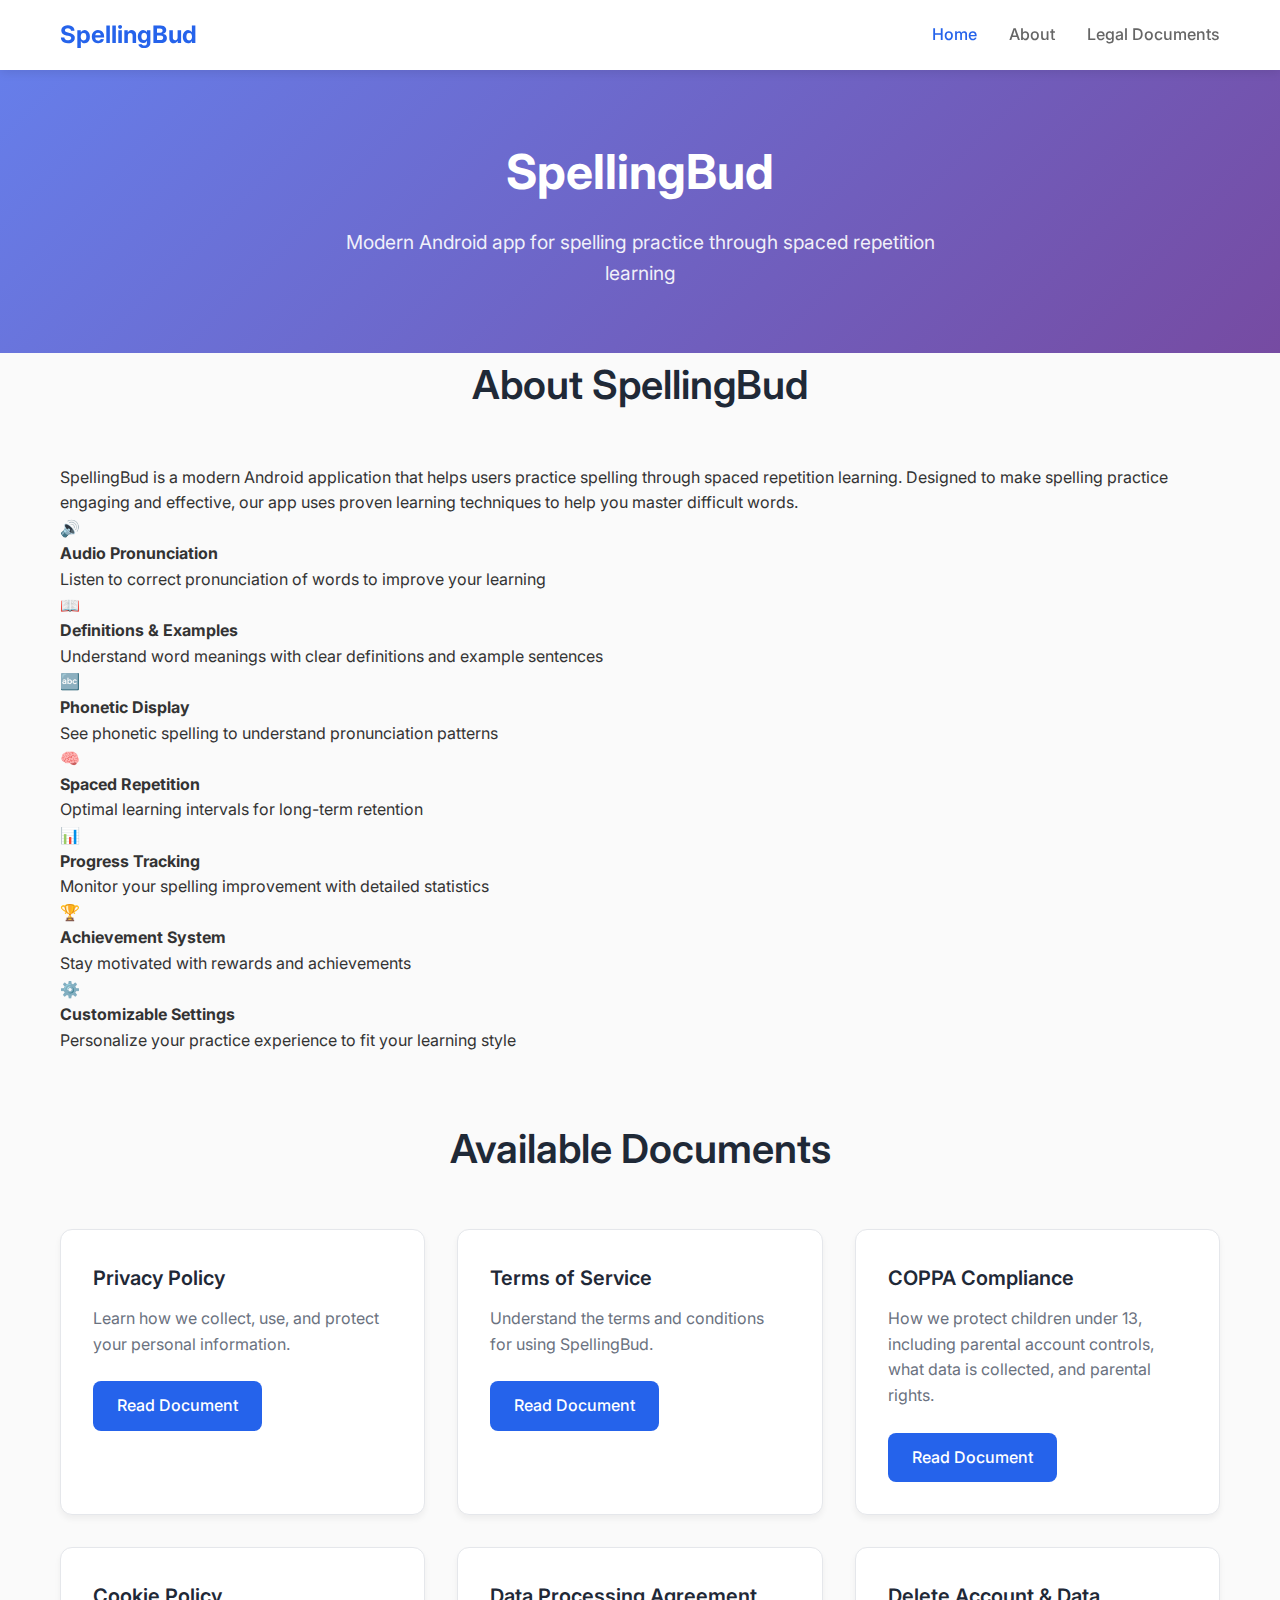
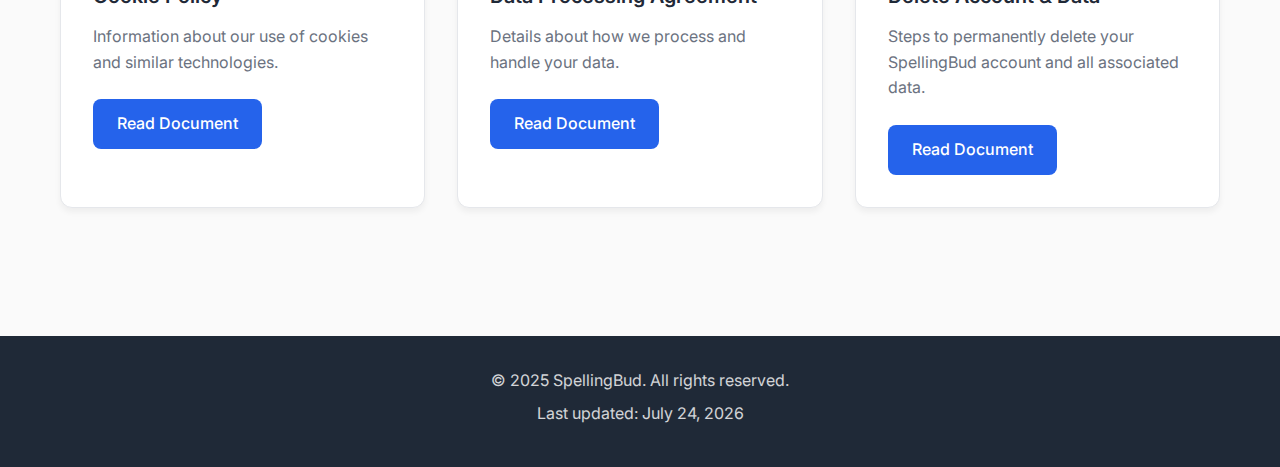
<file: index.html>
<!DOCTYPE html>
<html lang="en">
<head>
    <meta charset="UTF-8">
    <meta name="viewport" content="width=device-width, initial-scale=1.0">
    <title>SpellingBud - Modern Spelling Practice App</title>
    <link rel="stylesheet" href="styles/main.css">
    <link href="https://fonts.googleapis.com/css2?family=Inter:wght@300;400;500;600;700&display=swap" rel="stylesheet">
</head>
<body>
    <header class="header">
        <div class="container">
            <h1 class="logo">SpellingBud</h1>
            <nav class="nav">
                <ul class="nav-list">
                    <li><a href="#home" class="nav-link active">Home</a></li>
                    <li><a href="#about" class="nav-link">About</a></li>
                    <li><a href="#documents" class="nav-link">Legal Documents</a></li>
                </ul>
            </nav>
        </div>
    </header>

    <main class="main">
        <section id="home" class="hero">
            <div class="container">
                <h2 class="hero-title">SpellingBud</h2>
                <p class="hero-description">Modern Android app for spelling practice through spaced repetition learning</p>
            </div>
        </section>

        <section id="about" class="about-section">
            <div class="container">
                <h3 class="section-title">About SpellingBud</h3>
                <div class="about-content">
                    <div class="about-description">
                        <p>SpellingBud is a modern Android application that helps users practice spelling through spaced repetition learning. Designed to make spelling practice engaging and effective, our app uses proven learning techniques to help you master difficult words.</p>
                    </div>
                    
                    <div class="features-grid">
                        <div class="feature-card">
                            <div class="feature-icon">🔊</div>
                            <h4 class="feature-title">Audio Pronunciation</h4>
                            <p class="feature-description">Listen to correct pronunciation of words to improve your learning</p>
                        </div>
                        
                        <div class="feature-card">
                            <div class="feature-icon">📖</div>
                            <h4 class="feature-title">Definitions & Examples</h4>
                            <p class="feature-description">Understand word meanings with clear definitions and example sentences</p>
                        </div>
                        
                        <div class="feature-card">
                            <div class="feature-icon">🔤</div>
                            <h4 class="feature-title">Phonetic Display</h4>
                            <p class="feature-description">See phonetic spelling to understand pronunciation patterns</p>
                        </div>
                        
                        <div class="feature-card">
                            <div class="feature-icon">🧠</div>
                            <h4 class="feature-title">Spaced Repetition</h4>
                            <p class="feature-description">Optimal learning intervals for long-term retention</p>
                        </div>
                        
                        <div class="feature-card">
                            <div class="feature-icon">📊</div>
                            <h4 class="feature-title">Progress Tracking</h4>
                            <p class="feature-description">Monitor your spelling improvement with detailed statistics</p>
                        </div>
                        
                        <div class="feature-card">
                            <div class="feature-icon">🏆</div>
                            <h4 class="feature-title">Achievement System</h4>
                            <p class="feature-description">Stay motivated with rewards and achievements</p>
                        </div>
                        
                        <div class="feature-card">
                            <div class="feature-icon">⚙️</div>
                            <h4 class="feature-title">Customizable Settings</h4>
                            <p class="feature-description">Personalize your practice experience to fit your learning style</p>
                        </div>
                    </div>
                </div>
            </div>
        </section>

        <section id="documents" class="documents-section">
            <div class="container">
                <h3 class="section-title">Available Documents</h3>
                <div class="documents-grid">
                    <div class="document-card">
                        <h4 class="document-title">Privacy Policy</h4>
                        <p class="document-description">Learn how we collect, use, and protect your personal information.</p>
                        <a href="documents/privacy-policy.html" class="document-link">Read Document</a>
                    </div>
                    
                    <div class="document-card">
                        <h4 class="document-title">Terms of Service</h4>
                        <p class="document-description">Understand the terms and conditions for using SpellingBud.</p>
                        <a href="documents/terms-of-service.html" class="document-link">Read Document</a>
                    </div>
                    
                    <div class="document-card">
                        <h4 class="document-title">COPPA Compliance</h4>
                        <p class="document-description">How we protect children under 13, including parental account controls, what data is collected, and parental rights.</p>
                        <a href="documents/coppa-compliance.html" class="document-link">Read Document</a>
                    </div>
                    
                    <div class="document-card">
                        <h4 class="document-title">Cookie Policy</h4>
                        <p class="document-description">Information about our use of cookies and similar technologies.</p>
                        <a href="documents/cookie-policy.html" class="document-link">Read Document</a>
                    </div>
                    
                    <div class="document-card">
                        <h4 class="document-title">Data Processing Agreement</h4>
                        <p class="document-description">Details about how we process and handle your data.</p>
                        <a href="documents/data-processing-agreement.html" class="document-link">Read Document</a>
                    </div>

                    <div class="document-card">
                        <h4 class="document-title">Delete Account &amp; Data</h4>
                        <p class="document-description">Steps to permanently delete your SpellingBud account and all associated data.</p>
                        <a href="documents/delete-account.html" class="document-link">Read Document</a>
                    </div>
                </div>
            </div>
        </section>
    </main>

    <footer class="footer">
        <div class="container">
            <p>&copy; 2025 SpellingBud. All rights reserved.</p>
            <p>Last updated: <span id="last-updated">June 26, 2025</span></p>
        </div>
    </footer>

    <script src="scripts/main.js"></script>
</body>
</html>
</file>
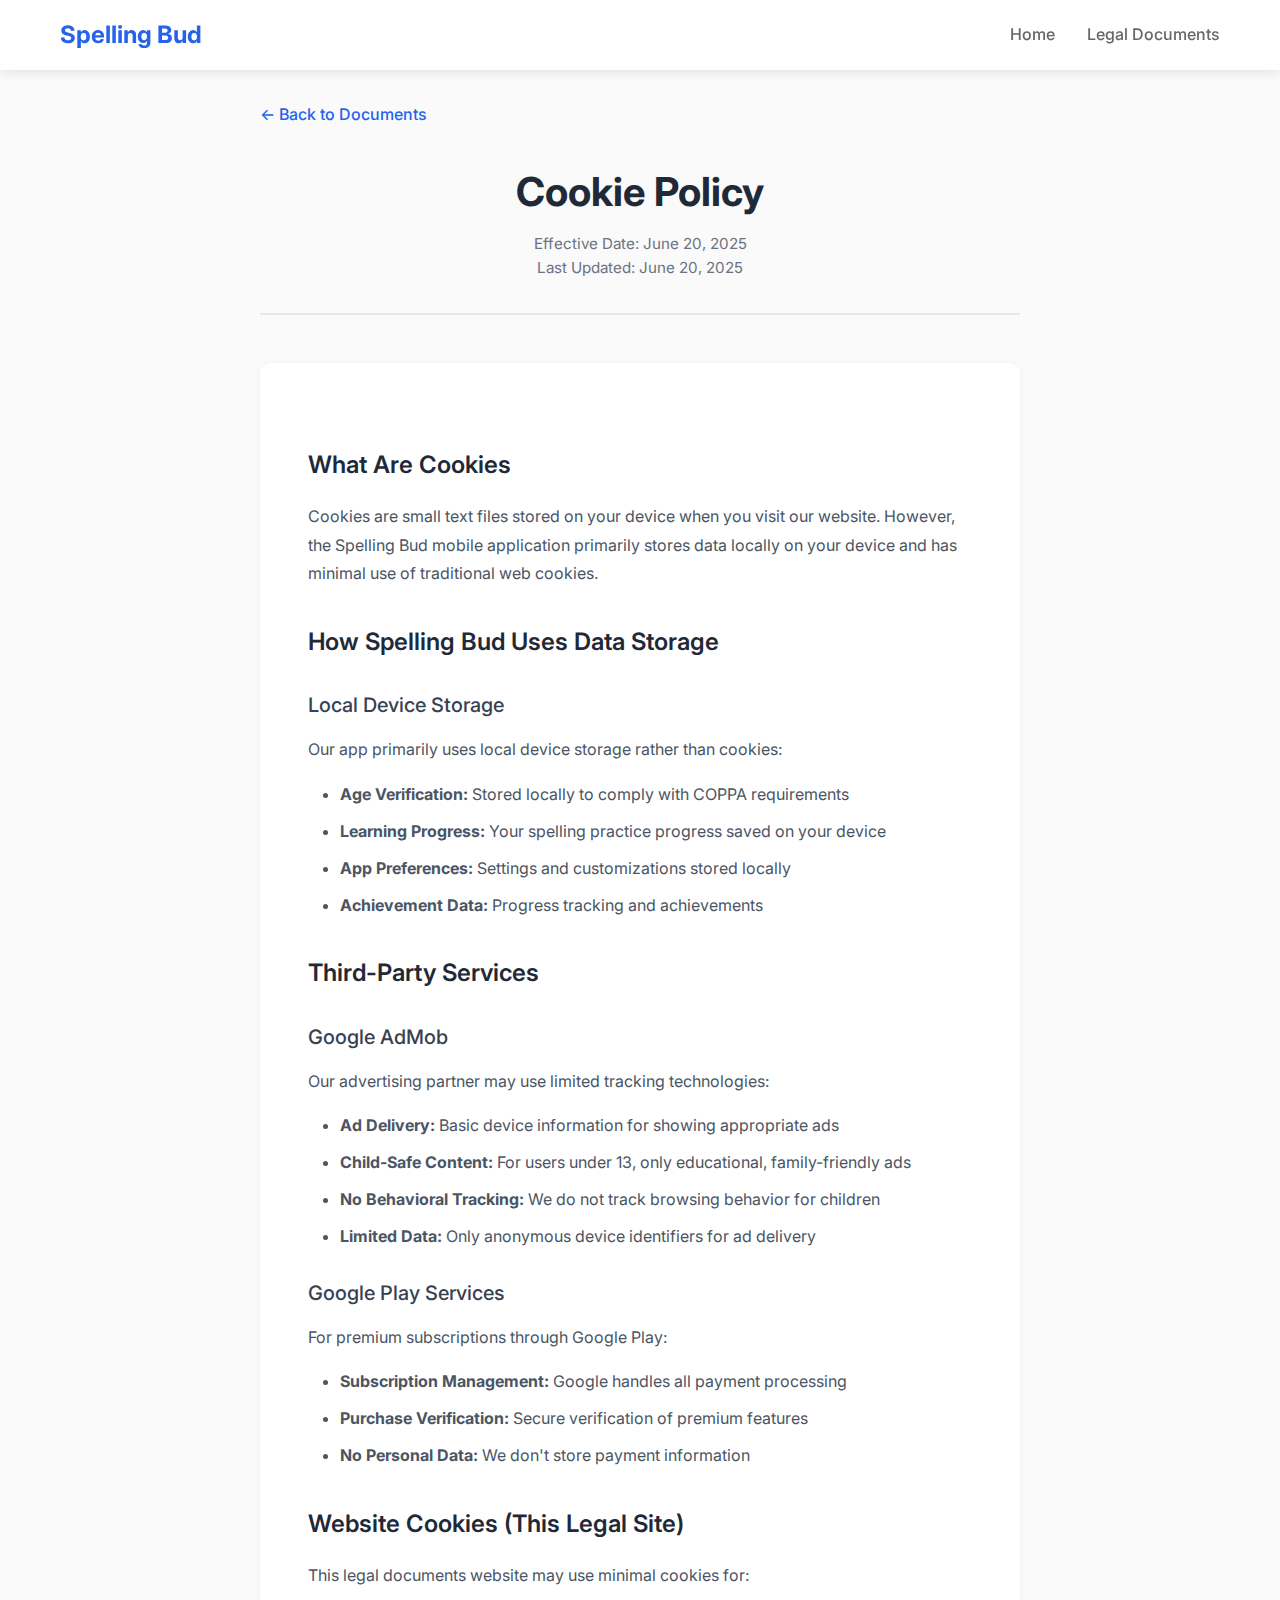
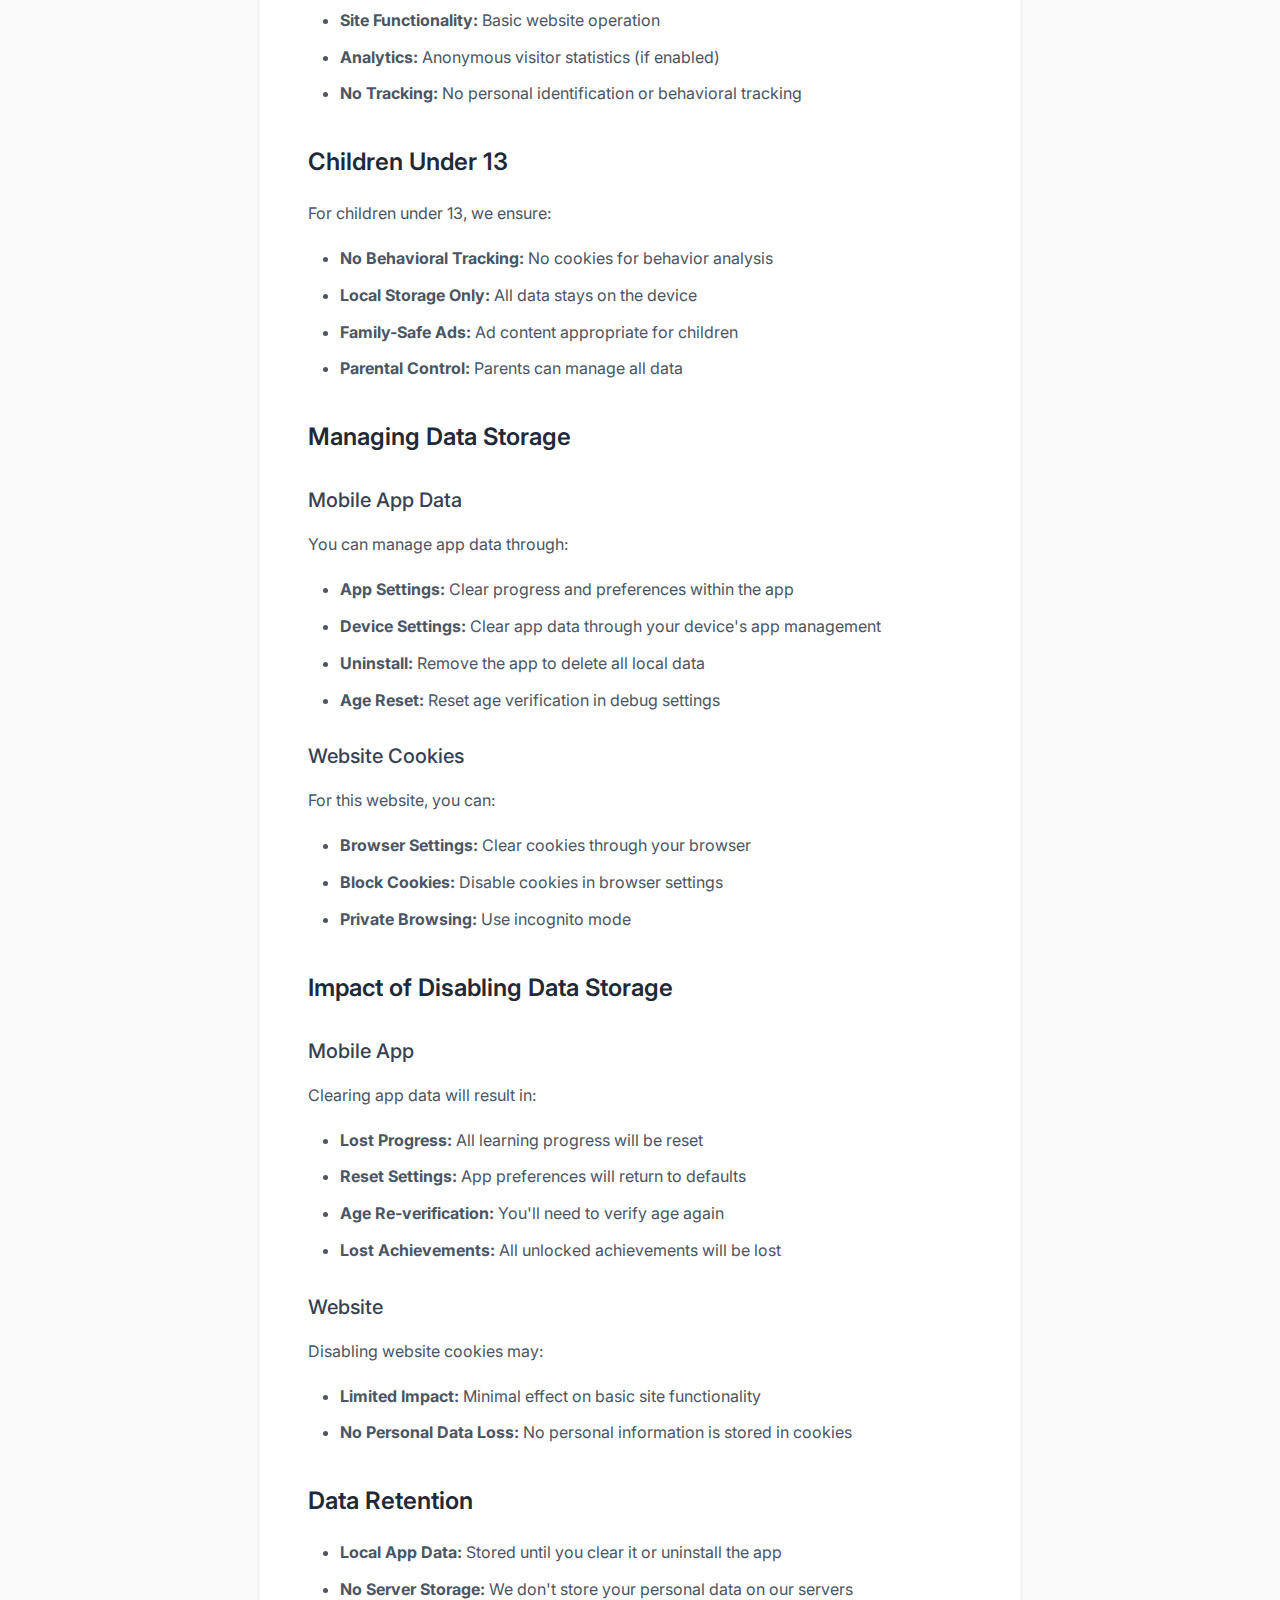
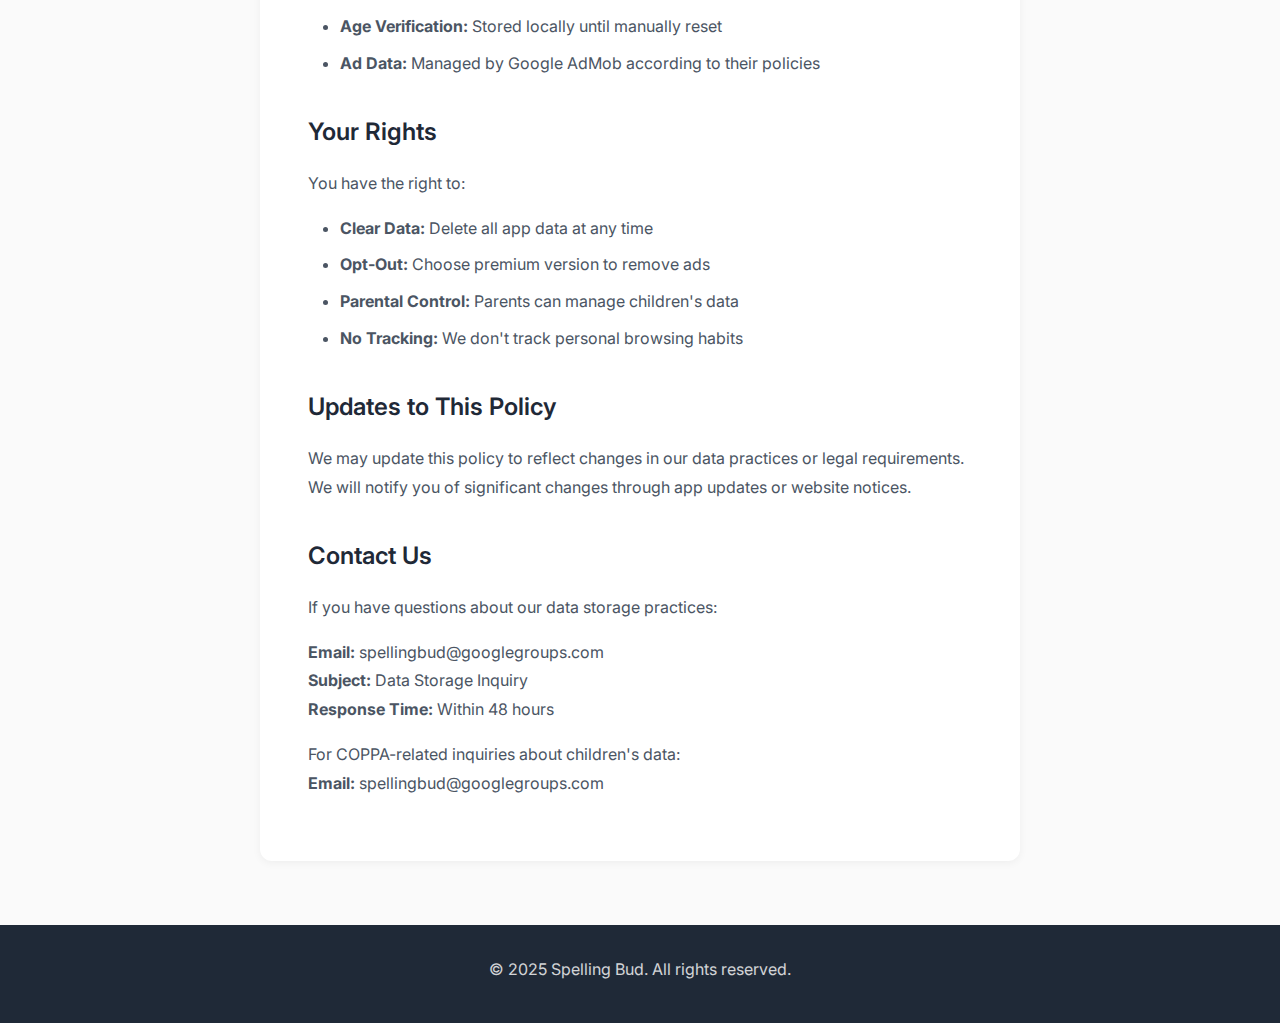
<file: documents/cookie-policy.html>
<!DOCTYPE html>
<html lang="en">
<head>
    <meta charset="UTF-8">
    <meta name="viewport" content="width=device-width, initial-scale=1.0">
    <title>Cookie Policy - Spelling Bud</title>
    <link rel="stylesheet" href="../styles/main.css">
    <link href="https://fonts.googleapis.com/css2?family=Inter:wght@300;400;500;600;700&display=swap" rel="stylesheet">
</head>
<body>
    <header class="header">
        <div class="container">
            <h1 class="logo">Spelling Bud</h1>
            <nav class="nav">
                <ul class="nav-list">
                    <li><a href="../index.html" class="nav-link">Home</a></li>
                    <li><a href="../index.html#documents" class="nav-link">Legal Documents</a></li>
                </ul>
            </nav>
        </div>
    </header>

    <main class="document-page">
        <a href="../index.html" class="back-link">← Back to Documents</a>
        
        <div class="document-header">
            <h1>Cookie Policy</h1>
            <div class="document-meta">
                <p>Effective Date: June 20, 2025</p>
                <p>Last Updated: June 20, 2025</p>
            </div>
        </div>

        <div class="document-content">
            <h2>What Are Cookies</h2>
            <p>Cookies are small text files stored on your device when you visit our website. However, the Spelling Bud mobile application primarily stores data locally on your device and has minimal use of traditional web cookies.</p>

            <h2>How Spelling Bud Uses Data Storage</h2>
            <h3>Local Device Storage</h3>
            <p>Our app primarily uses local device storage rather than cookies:</p>
            <ul>
                <li><strong>Age Verification:</strong> Stored locally to comply with COPPA requirements</li>
                <li><strong>Learning Progress:</strong> Your spelling practice progress saved on your device</li>
                <li><strong>App Preferences:</strong> Settings and customizations stored locally</li>
                <li><strong>Achievement Data:</strong> Progress tracking and achievements</li>
            </ul>

            <h2>Third-Party Services</h2>
            <h3>Google AdMob</h3>
            <p>Our advertising partner may use limited tracking technologies:</p>
            <ul>
                <li><strong>Ad Delivery:</strong> Basic device information for showing appropriate ads</li>
                <li><strong>Child-Safe Content:</strong> For users under 13, only educational, family-friendly ads</li>
                <li><strong>No Behavioral Tracking:</strong> We do not track browsing behavior for children</li>
                <li><strong>Limited Data:</strong> Only anonymous device identifiers for ad delivery</li>
            </ul>

            <h3>Google Play Services</h3>
            <p>For premium subscriptions through Google Play:</p>
            <ul>
                <li><strong>Subscription Management:</strong> Google handles all payment processing</li>
                <li><strong>Purchase Verification:</strong> Secure verification of premium features</li>
                <li><strong>No Personal Data:</strong> We don't store payment information</li>
            </ul>

            <h2>Website Cookies (This Legal Site)</h2>
            <p>This legal documents website may use minimal cookies for:</p>
            <ul>
                <li><strong>Site Functionality:</strong> Basic website operation</li>
                <li><strong>Analytics:</strong> Anonymous visitor statistics (if enabled)</li>
                <li><strong>No Tracking:</strong> No personal identification or behavioral tracking</li>
            </ul>

            <h2>Children Under 13</h2>
            <p>For children under 13, we ensure:</p>
            <ul>
                <li><strong>No Behavioral Tracking:</strong> No cookies for behavior analysis</li>
                <li><strong>Local Storage Only:</strong> All data stays on the device</li>
                <li><strong>Family-Safe Ads:</strong> Ad content appropriate for children</li>
                <li><strong>Parental Control:</strong> Parents can manage all data</li>
            </ul>

            <h2>Managing Data Storage</h2>
            <h3>Mobile App Data</h3>
            <p>You can manage app data through:</p>
            <ul>
                <li><strong>App Settings:</strong> Clear progress and preferences within the app</li>
                <li><strong>Device Settings:</strong> Clear app data through your device's app management</li>
                <li><strong>Uninstall:</strong> Remove the app to delete all local data</li>
                <li><strong>Age Reset:</strong> Reset age verification in debug settings</li>
            </ul>

            <h3>Website Cookies</h3>
            <p>For this website, you can:</p>
            <ul>
                <li><strong>Browser Settings:</strong> Clear cookies through your browser</li>
                <li><strong>Block Cookies:</strong> Disable cookies in browser settings</li>
                <li><strong>Private Browsing:</strong> Use incognito mode</li>
            </ul>

            <h2>Impact of Disabling Data Storage</h2>
            <h3>Mobile App</h3>
            <p>Clearing app data will result in:</p>
            <ul>
                <li><strong>Lost Progress:</strong> All learning progress will be reset</li>
                <li><strong>Reset Settings:</strong> App preferences will return to defaults</li>
                <li><strong>Age Re-verification:</strong> You'll need to verify age again</li>
                <li><strong>Lost Achievements:</strong> All unlocked achievements will be lost</li>
            </ul>

            <h3>Website</h3>
            <p>Disabling website cookies may:</p>
            <ul>
                <li><strong>Limited Impact:</strong> Minimal effect on basic site functionality</li>
                <li><strong>No Personal Data Loss:</strong> No personal information is stored in cookies</li>
            </ul>

            <h2>Data Retention</h2>
            <ul>
                <li><strong>Local App Data:</strong> Stored until you clear it or uninstall the app</li>
                <li><strong>No Server Storage:</strong> We don't store your personal data on our servers</li>
                <li><strong>Age Verification:</strong> Stored locally until manually reset</li>
                <li><strong>Ad Data:</strong> Managed by Google AdMob according to their policies</li>
            </ul>

            <h2>Your Rights</h2>
            <p>You have the right to:</p>
            <ul>
                <li><strong>Clear Data:</strong> Delete all app data at any time</li>
                <li><strong>Opt-Out:</strong> Choose premium version to remove ads</li>
                <li><strong>Parental Control:</strong> Parents can manage children's data</li>
                <li><strong>No Tracking:</strong> We don't track personal browsing habits</li>
            </ul>

            <h2>Updates to This Policy</h2>
            <p>We may update this policy to reflect changes in our data practices or legal requirements. We will notify you of significant changes through app updates or website notices.</p>

            <h2>Contact Us</h2>
            <p>If you have questions about our data storage practices:</p>
            <p><strong>Email:</strong> spellingbud@googlegroups.com<br>
            <strong>Subject:</strong> Data Storage Inquiry<br>
            <strong>Response Time:</strong> Within 48 hours</p>

            <p>For COPPA-related inquiries about children's data:<br>
            <strong>Email:</strong> spellingbud@googlegroups.com</p>
        </div>
    </main>

    <footer class="footer">
        <div class="container">
            <p>&copy; 2025 Spelling Bud. All rights reserved.</p>
        </div>
    </footer>

    <script src="../scripts/main.js"></script>
</body>
</html>
</file>
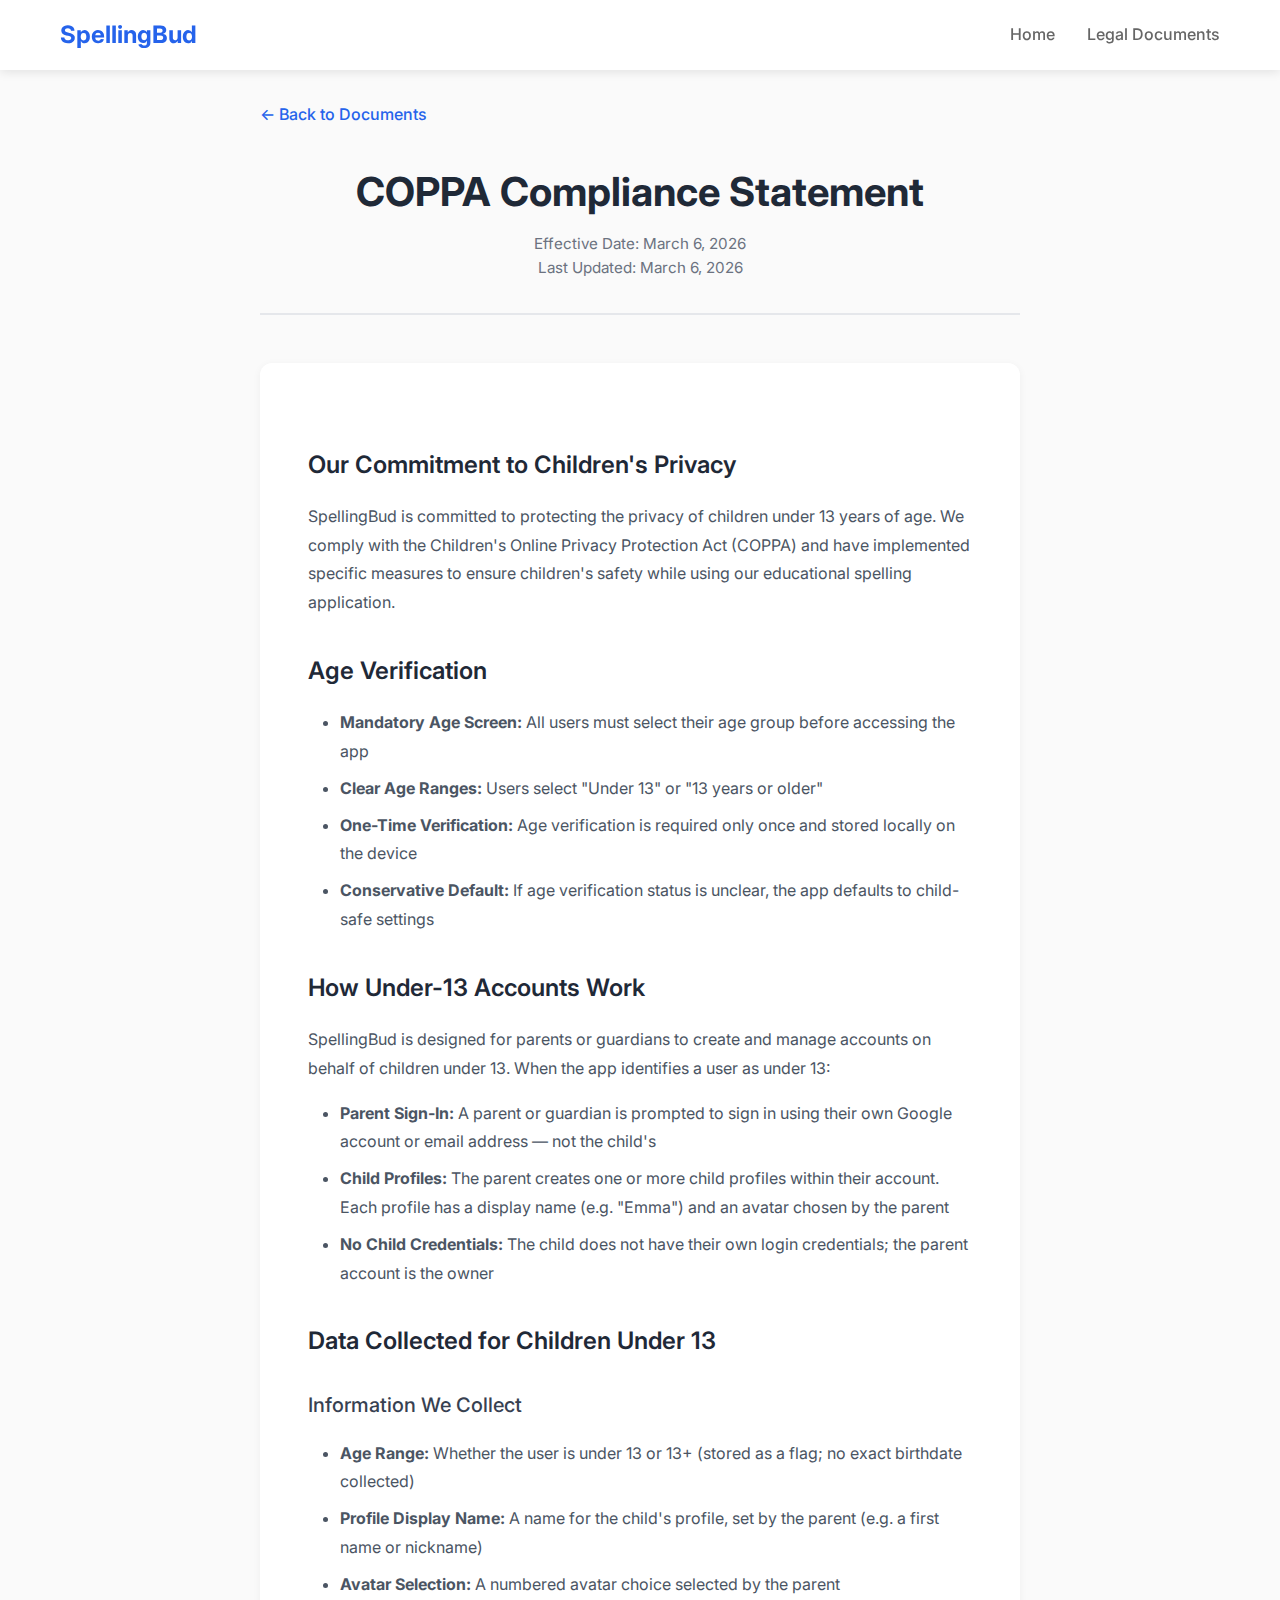
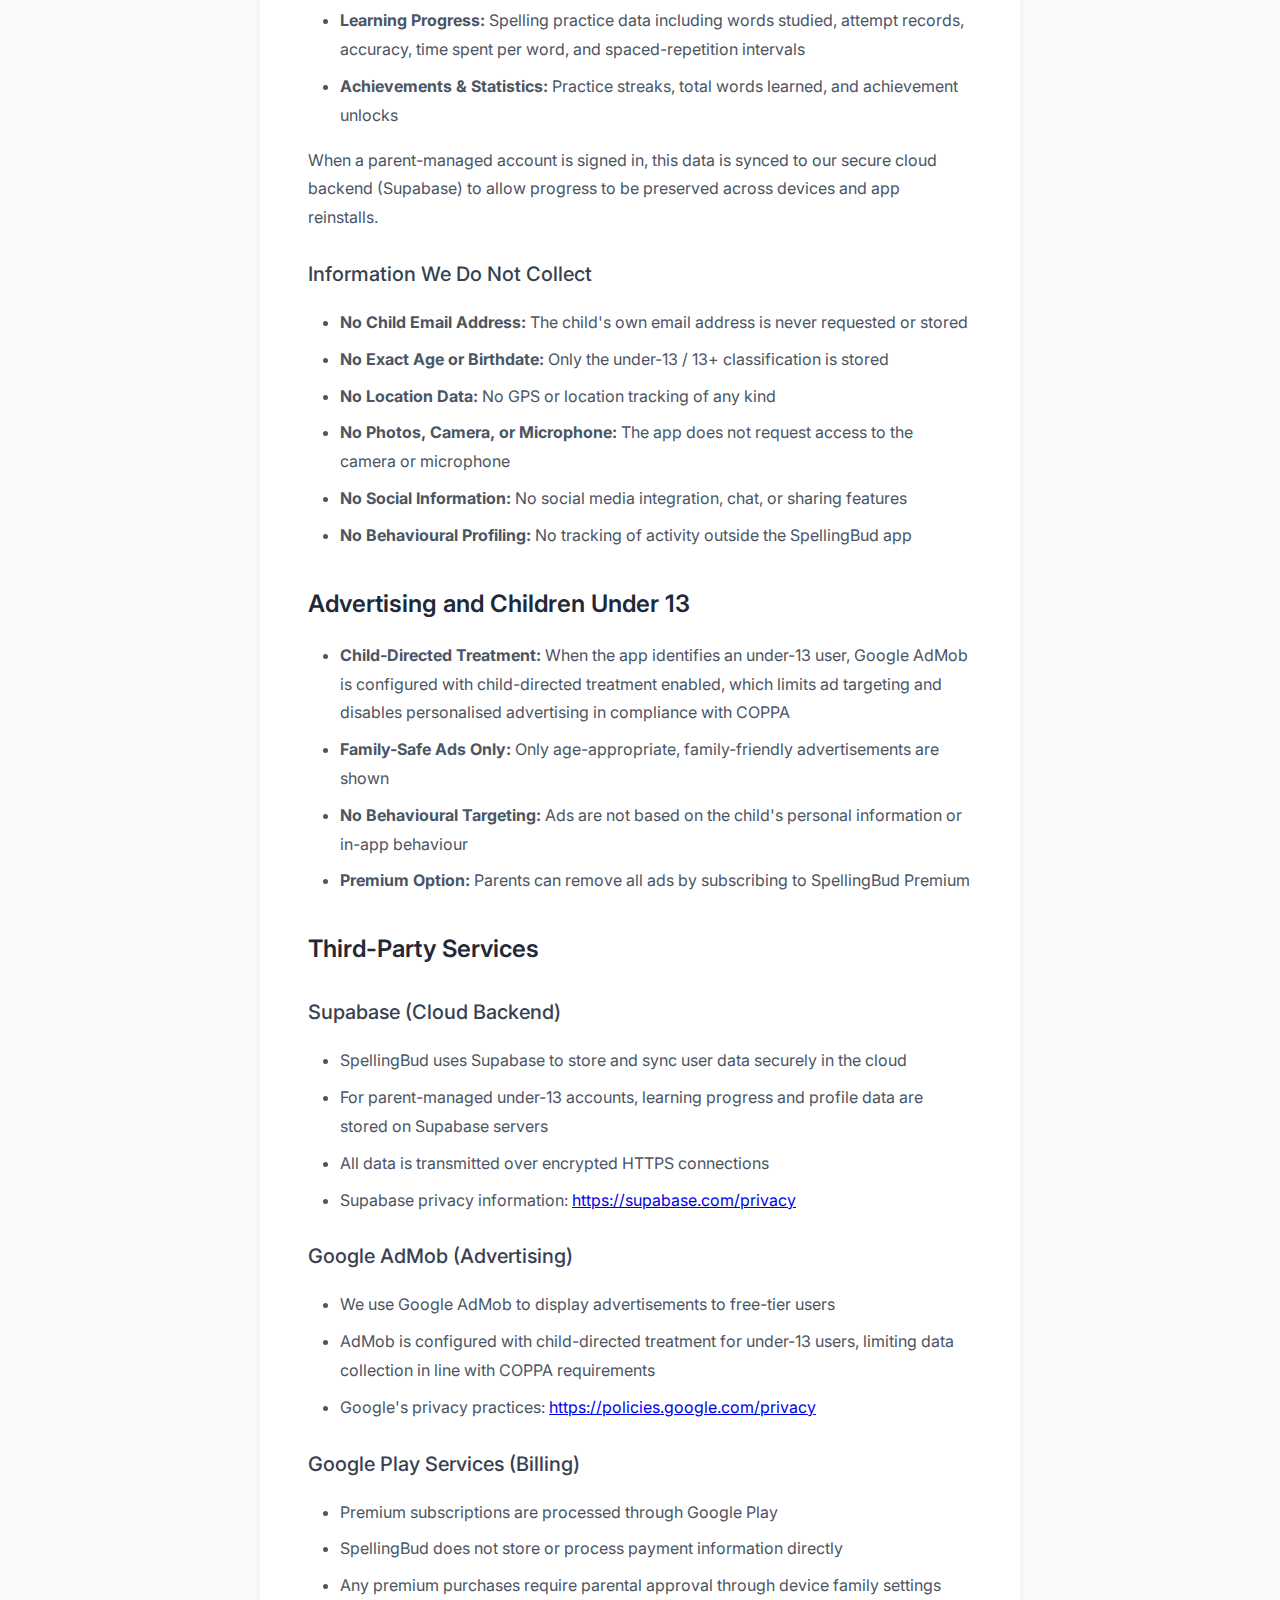
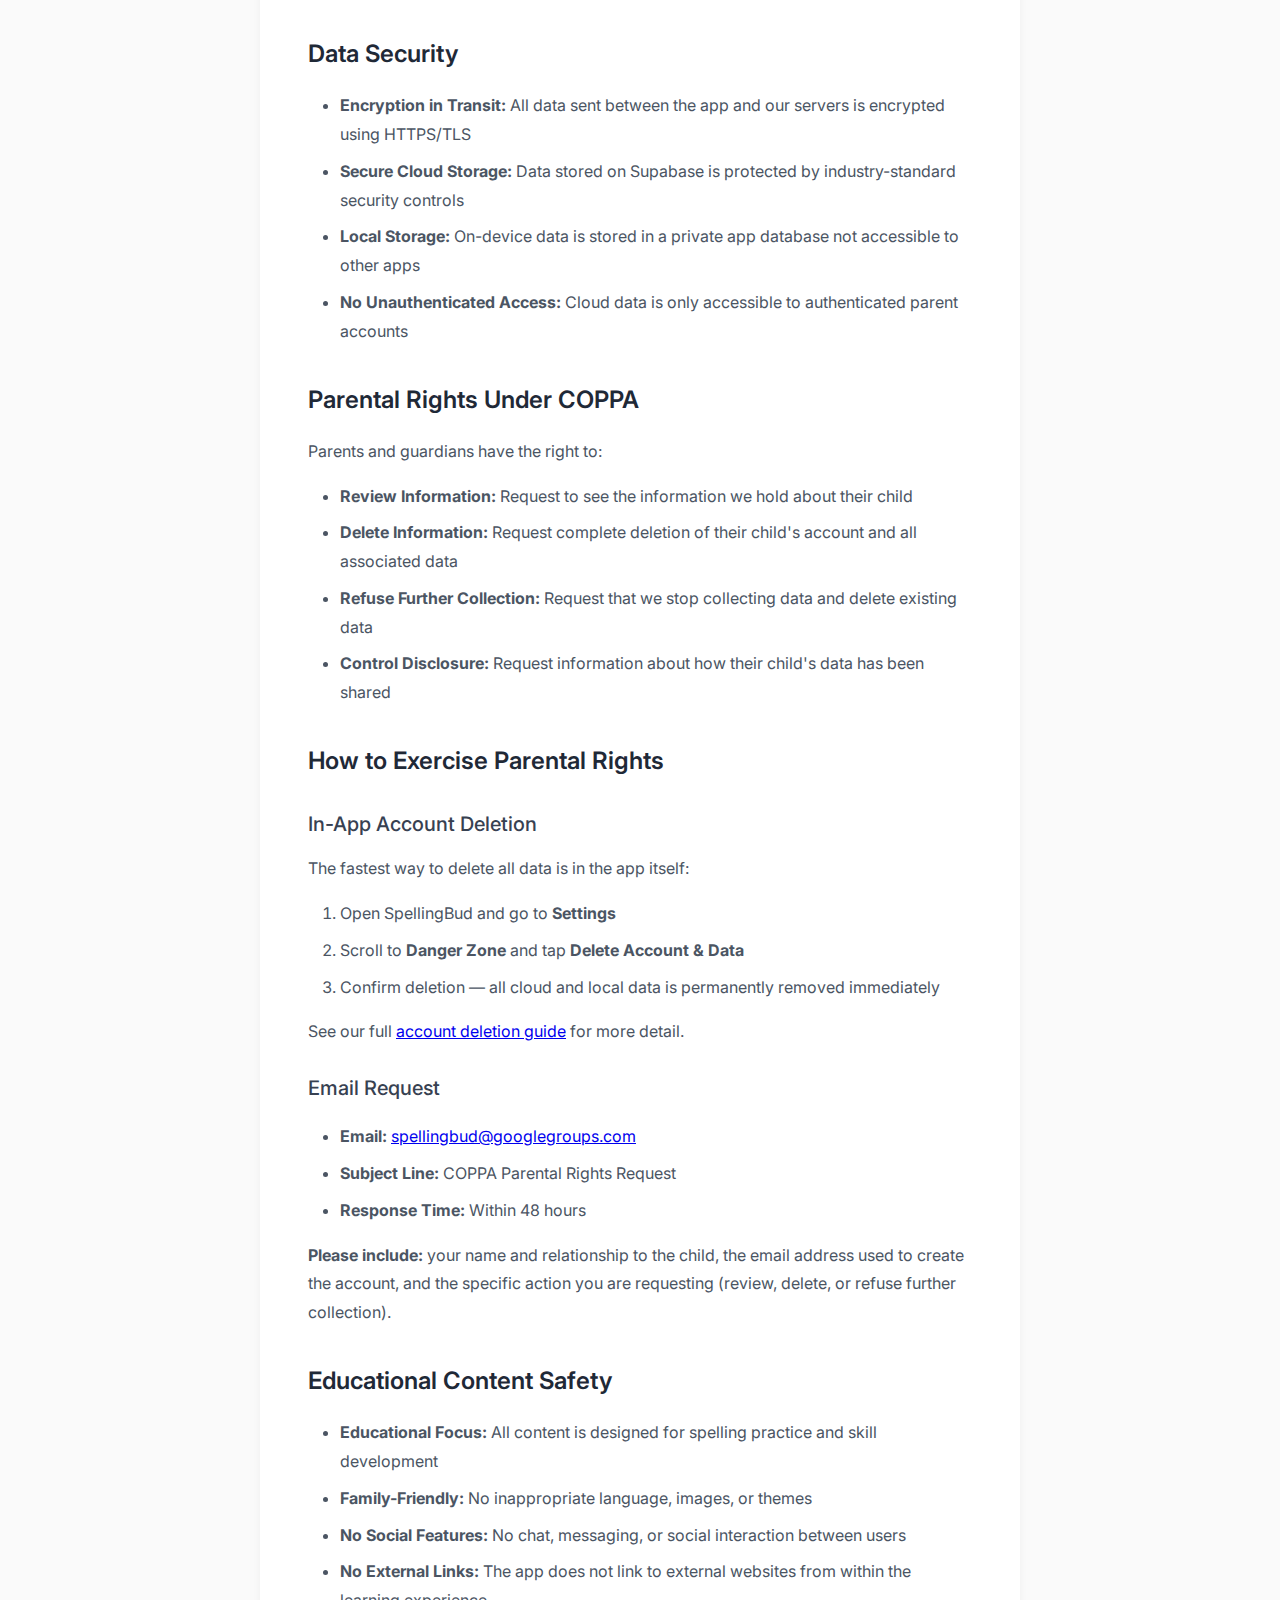
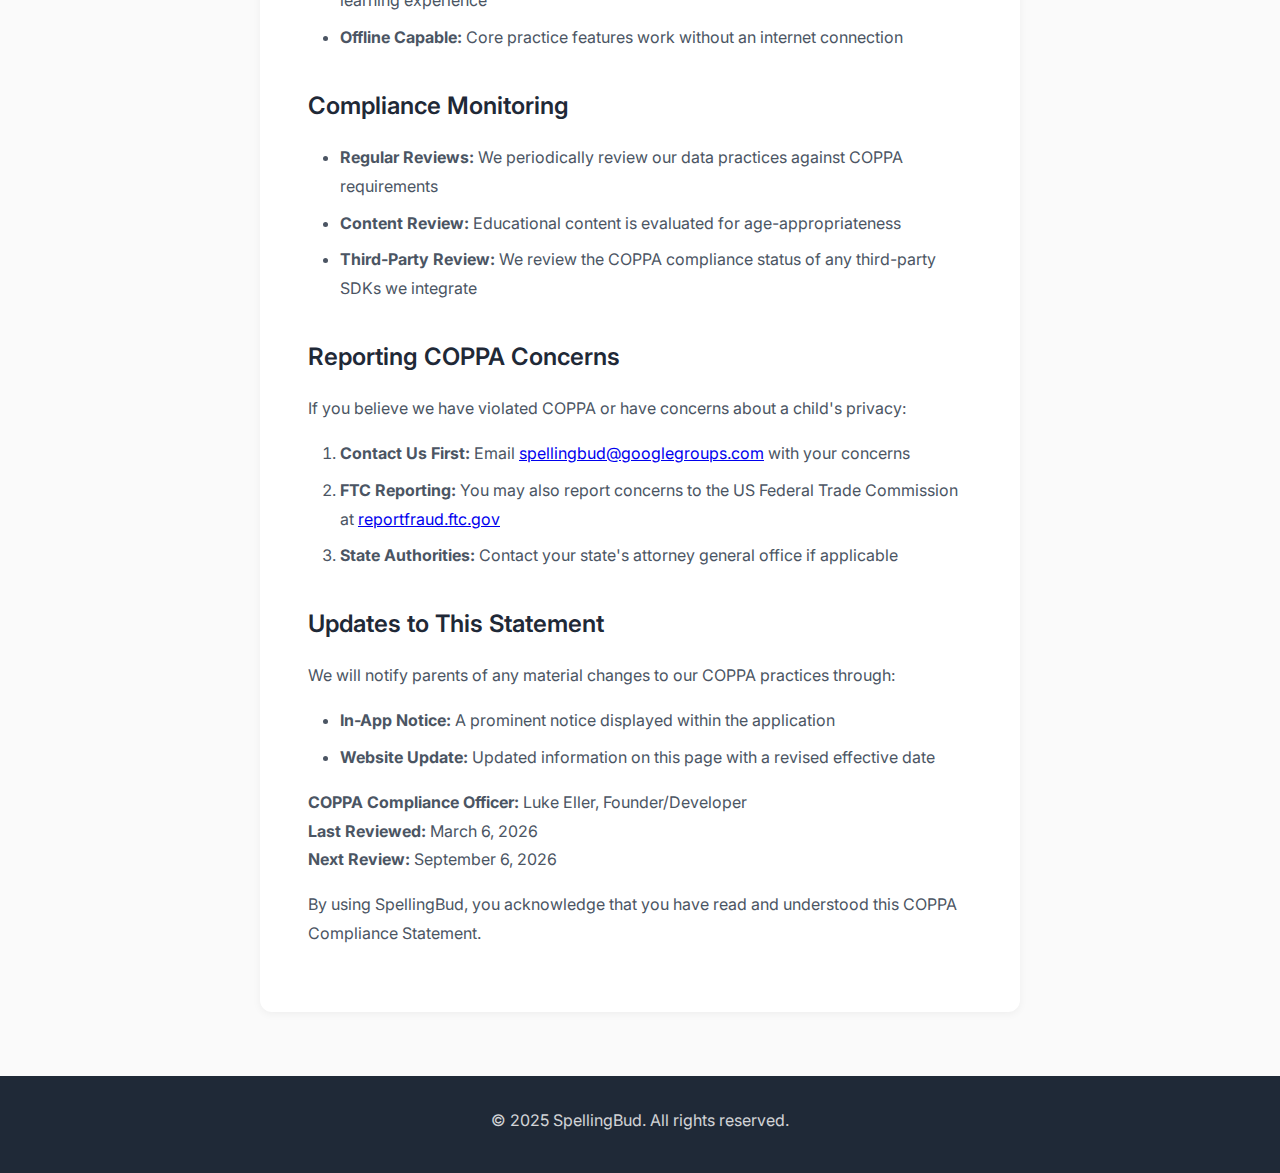
<file: documents/coppa-compliance.html>
<!DOCTYPE html>
<html lang="en">
<head>
    <meta charset="UTF-8">
    <meta name="viewport" content="width=device-width, initial-scale=1.0">
    <title>COPPA Compliance Statement - SpellingBud</title>
    <link rel="stylesheet" href="../styles/main.css">
    <link href="https://fonts.googleapis.com/css2?family=Inter:wght@300;400;500;600;700&display=swap" rel="stylesheet">
</head>
<body>
    <header class="header">
        <div class="container">
            <h1 class="logo">SpellingBud</h1>
            <nav class="nav">
                <ul class="nav-list">
                    <li><a href="../index.html" class="nav-link">Home</a></li>
                    <li><a href="../index.html#documents" class="nav-link">Legal Documents</a></li>
                </ul>
            </nav>
        </div>
    </header>

    <main class="document-page">
        <a href="../index.html" class="back-link">← Back to Documents</a>

        <div class="document-header">
            <h1>COPPA Compliance Statement</h1>
            <div class="document-meta">
                <p>Effective Date: March 6, 2026</p>
                <p>Last Updated: March 6, 2026</p>
            </div>
        </div>

        <div class="document-content">
            <h2>Our Commitment to Children's Privacy</h2>
            <p>SpellingBud is committed to protecting the privacy of children under 13 years of age. We comply with the Children's Online Privacy Protection Act (COPPA) and have implemented specific measures to ensure children's safety while using our educational spelling application.</p>

            <h2>Age Verification</h2>
            <ul>
                <li><strong>Mandatory Age Screen:</strong> All users must select their age group before accessing the app</li>
                <li><strong>Clear Age Ranges:</strong> Users select "Under 13" or "13 years or older"</li>
                <li><strong>One-Time Verification:</strong> Age verification is required only once and stored locally on the device</li>
                <li><strong>Conservative Default:</strong> If age verification status is unclear, the app defaults to child-safe settings</li>
            </ul>

            <h2>How Under-13 Accounts Work</h2>
            <p>SpellingBud is designed for parents or guardians to create and manage accounts on behalf of children under 13. When the app identifies a user as under 13:</p>
            <ul>
                <li><strong>Parent Sign-In:</strong> A parent or guardian is prompted to sign in using their own Google account or email address — not the child's</li>
                <li><strong>Child Profiles:</strong> The parent creates one or more child profiles within their account. Each profile has a display name (e.g. "Emma") and an avatar chosen by the parent</li>
                <li><strong>No Child Credentials:</strong> The child does not have their own login credentials; the parent account is the owner</li>
            </ul>

            <h2>Data Collected for Children Under 13</h2>
            <h3>Information We Collect</h3>
            <ul>
                <li><strong>Age Range:</strong> Whether the user is under 13 or 13+ (stored as a flag; no exact birthdate collected)</li>
                <li><strong>Profile Display Name:</strong> A name for the child's profile, set by the parent (e.g. a first name or nickname)</li>
                <li><strong>Avatar Selection:</strong> A numbered avatar choice selected by the parent</li>
                <li><strong>Learning Progress:</strong> Spelling practice data including words studied, attempt records, accuracy, time spent per word, and spaced-repetition intervals</li>
                <li><strong>Achievements &amp; Statistics:</strong> Practice streaks, total words learned, and achievement unlocks</li>
            </ul>
            <p>When a parent-managed account is signed in, this data is synced to our secure cloud backend (Supabase) to allow progress to be preserved across devices and app reinstalls.</p>

            <h3>Information We Do Not Collect</h3>
            <ul>
                <li><strong>No Child Email Address:</strong> The child's own email address is never requested or stored</li>
                <li><strong>No Exact Age or Birthdate:</strong> Only the under-13 / 13+ classification is stored</li>
                <li><strong>No Location Data:</strong> No GPS or location tracking of any kind</li>
                <li><strong>No Photos, Camera, or Microphone:</strong> The app does not request access to the camera or microphone</li>
                <li><strong>No Social Information:</strong> No social media integration, chat, or sharing features</li>
                <li><strong>No Behavioural Profiling:</strong> No tracking of activity outside the SpellingBud app</li>
            </ul>

            <h2>Advertising and Children Under 13</h2>
            <ul>
                <li><strong>Child-Directed Treatment:</strong> When the app identifies an under-13 user, Google AdMob is configured with child-directed treatment enabled, which limits ad targeting and disables personalised advertising in compliance with COPPA</li>
                <li><strong>Family-Safe Ads Only:</strong> Only age-appropriate, family-friendly advertisements are shown</li>
                <li><strong>No Behavioural Targeting:</strong> Ads are not based on the child's personal information or in-app behaviour</li>
                <li><strong>Premium Option:</strong> Parents can remove all ads by subscribing to SpellingBud Premium</li>
            </ul>

            <h2>Third-Party Services</h2>
            <h3>Supabase (Cloud Backend)</h3>
            <ul>
                <li>SpellingBud uses Supabase to store and sync user data securely in the cloud</li>
                <li>For parent-managed under-13 accounts, learning progress and profile data are stored on Supabase servers</li>
                <li>All data is transmitted over encrypted HTTPS connections</li>
                <li>Supabase privacy information: <a href="https://supabase.com/privacy" target="_blank">https://supabase.com/privacy</a></li>
            </ul>

            <h3>Google AdMob (Advertising)</h3>
            <ul>
                <li>We use Google AdMob to display advertisements to free-tier users</li>
                <li>AdMob is configured with child-directed treatment for under-13 users, limiting data collection in line with COPPA requirements</li>
                <li>Google's privacy practices: <a href="https://policies.google.com/privacy" target="_blank">https://policies.google.com/privacy</a></li>
            </ul>

            <h3>Google Play Services (Billing)</h3>
            <ul>
                <li>Premium subscriptions are processed through Google Play</li>
                <li>SpellingBud does not store or process payment information directly</li>
                <li>Any premium purchases require parental approval through device family settings</li>
            </ul>

            <h2>Data Security</h2>
            <ul>
                <li><strong>Encryption in Transit:</strong> All data sent between the app and our servers is encrypted using HTTPS/TLS</li>
                <li><strong>Secure Cloud Storage:</strong> Data stored on Supabase is protected by industry-standard security controls</li>
                <li><strong>Local Storage:</strong> On-device data is stored in a private app database not accessible to other apps</li>
                <li><strong>No Unauthenticated Access:</strong> Cloud data is only accessible to authenticated parent accounts</li>
            </ul>

            <h2>Parental Rights Under COPPA</h2>
            <p>Parents and guardians have the right to:</p>
            <ul>
                <li><strong>Review Information:</strong> Request to see the information we hold about their child</li>
                <li><strong>Delete Information:</strong> Request complete deletion of their child's account and all associated data</li>
                <li><strong>Refuse Further Collection:</strong> Request that we stop collecting data and delete existing data</li>
                <li><strong>Control Disclosure:</strong> Request information about how their child's data has been shared</li>
            </ul>

            <h2>How to Exercise Parental Rights</h2>
            <h3>In-App Account Deletion</h3>
            <p>The fastest way to delete all data is in the app itself:</p>
            <ol>
                <li>Open SpellingBud and go to <strong>Settings</strong></li>
                <li>Scroll to <strong>Danger Zone</strong> and tap <strong>Delete Account &amp; Data</strong></li>
                <li>Confirm deletion — all cloud and local data is permanently removed immediately</li>
            </ol>
            <p>See our full <a href="delete-account.html">account deletion guide</a> for more detail.</p>

            <h3>Email Request</h3>
            <ul>
                <li><strong>Email:</strong> <a href="mailto:spellingbud@googlegroups.com">spellingbud@googlegroups.com</a></li>
                <li><strong>Subject Line:</strong> COPPA Parental Rights Request</li>
                <li><strong>Response Time:</strong> Within 48 hours</li>
            </ul>
            <p><strong>Please include:</strong> your name and relationship to the child, the email address used to create the account, and the specific action you are requesting (review, delete, or refuse further collection).</p>

            <h2>Educational Content Safety</h2>
            <ul>
                <li><strong>Educational Focus:</strong> All content is designed for spelling practice and skill development</li>
                <li><strong>Family-Friendly:</strong> No inappropriate language, images, or themes</li>
                <li><strong>No Social Features:</strong> No chat, messaging, or social interaction between users</li>
                <li><strong>No External Links:</strong> The app does not link to external websites from within the learning experience</li>
                <li><strong>Offline Capable:</strong> Core practice features work without an internet connection</li>
            </ul>

            <h2>Compliance Monitoring</h2>
            <ul>
                <li><strong>Regular Reviews:</strong> We periodically review our data practices against COPPA requirements</li>
                <li><strong>Content Review:</strong> Educational content is evaluated for age-appropriateness</li>
                <li><strong>Third-Party Review:</strong> We review the COPPA compliance status of any third-party SDKs we integrate</li>
            </ul>

            <h2>Reporting COPPA Concerns</h2>
            <p>If you believe we have violated COPPA or have concerns about a child's privacy:</p>
            <ol>
                <li><strong>Contact Us First:</strong> Email <a href="mailto:spellingbud@googlegroups.com">spellingbud@googlegroups.com</a> with your concerns</li>
                <li><strong>FTC Reporting:</strong> You may also report concerns to the US Federal Trade Commission at <a href="https://reportfraud.ftc.gov" target="_blank">reportfraud.ftc.gov</a></li>
                <li><strong>State Authorities:</strong> Contact your state's attorney general office if applicable</li>
            </ol>

            <h2>Updates to This Statement</h2>
            <p>We will notify parents of any material changes to our COPPA practices through:</p>
            <ul>
                <li><strong>In-App Notice:</strong> A prominent notice displayed within the application</li>
                <li><strong>Website Update:</strong> Updated information on this page with a revised effective date</li>
            </ul>

            <p><strong>COPPA Compliance Officer:</strong> Luke Eller, Founder/Developer<br>
            <strong>Last Reviewed:</strong> March 6, 2026<br>
            <strong>Next Review:</strong> September 6, 2026</p>

            <p>By using SpellingBud, you acknowledge that you have read and understood this COPPA Compliance Statement.</p>
        </div>
    </main>

    <footer class="footer">
        <div class="container">
            <p>&copy; 2025 SpellingBud. All rights reserved.</p>
        </div>
    </footer>

    <script src="../scripts/main.js"></script>
</body>
</html>
</file>
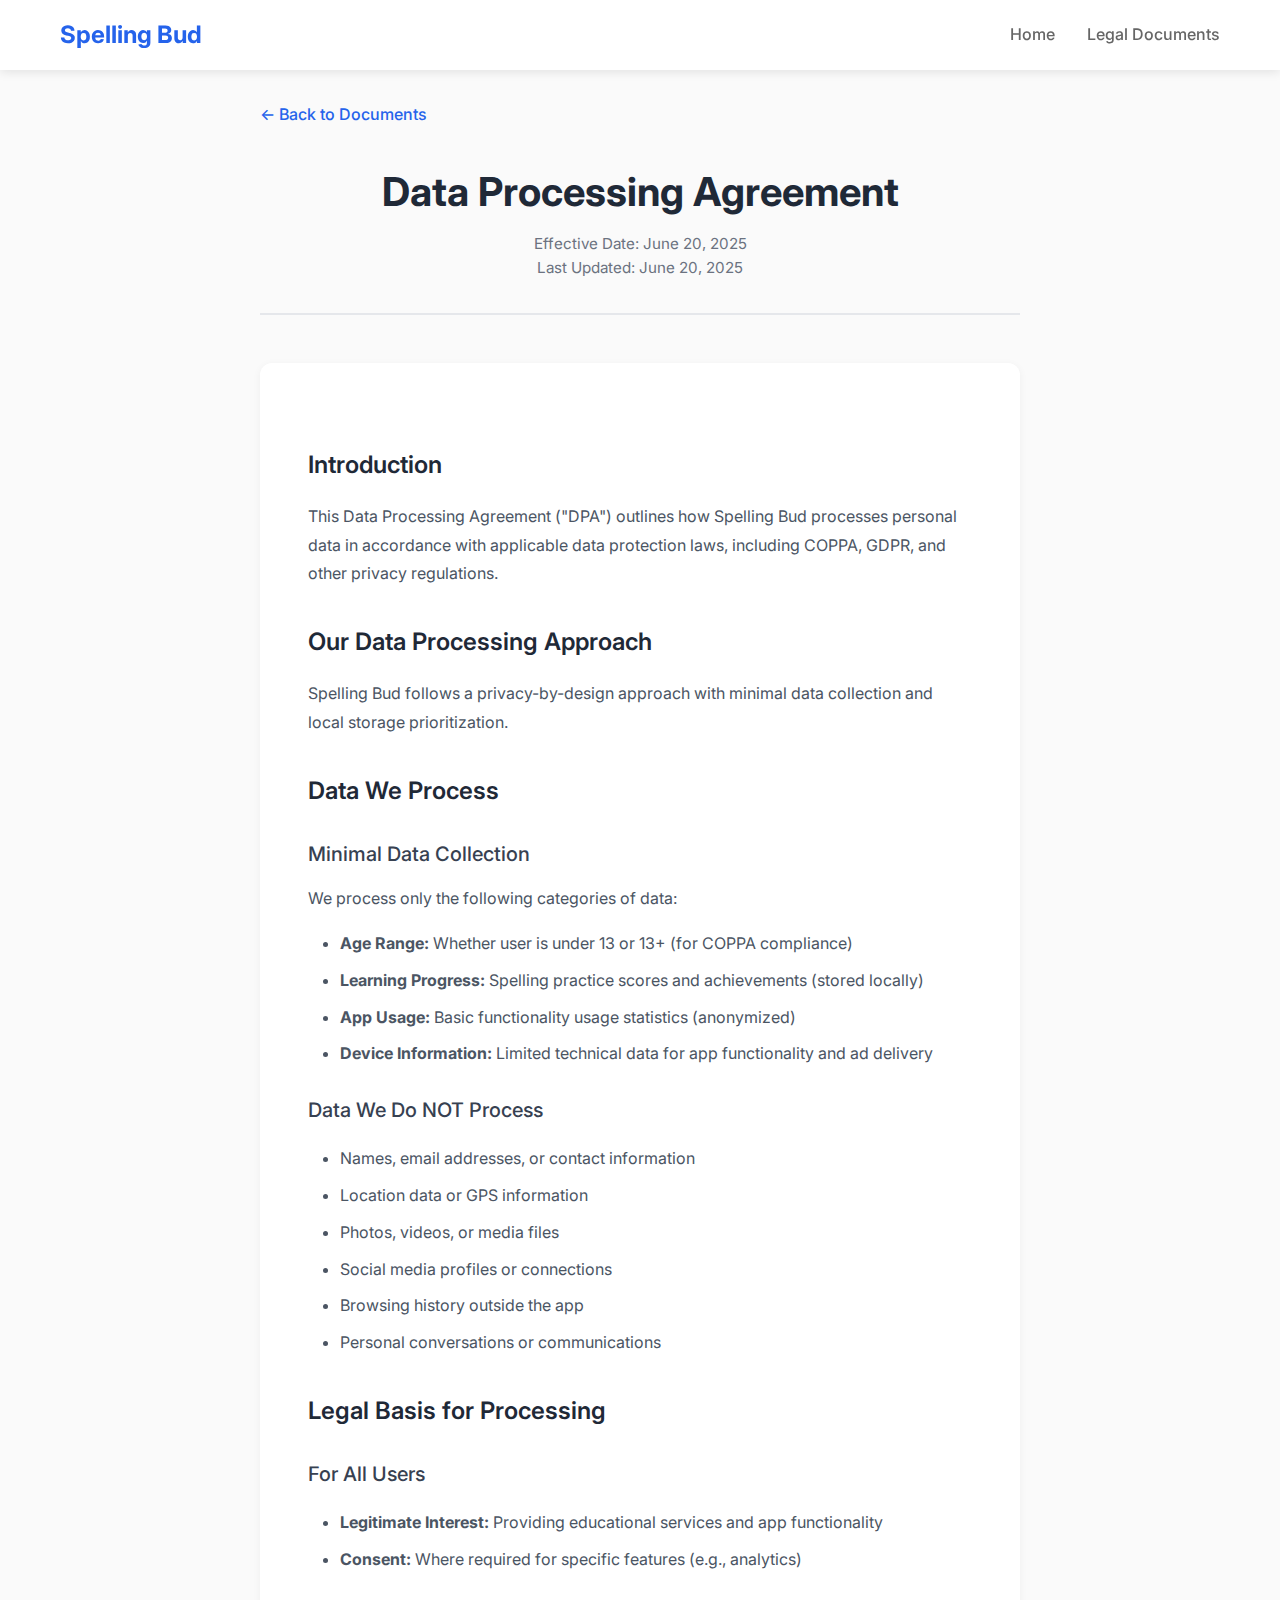
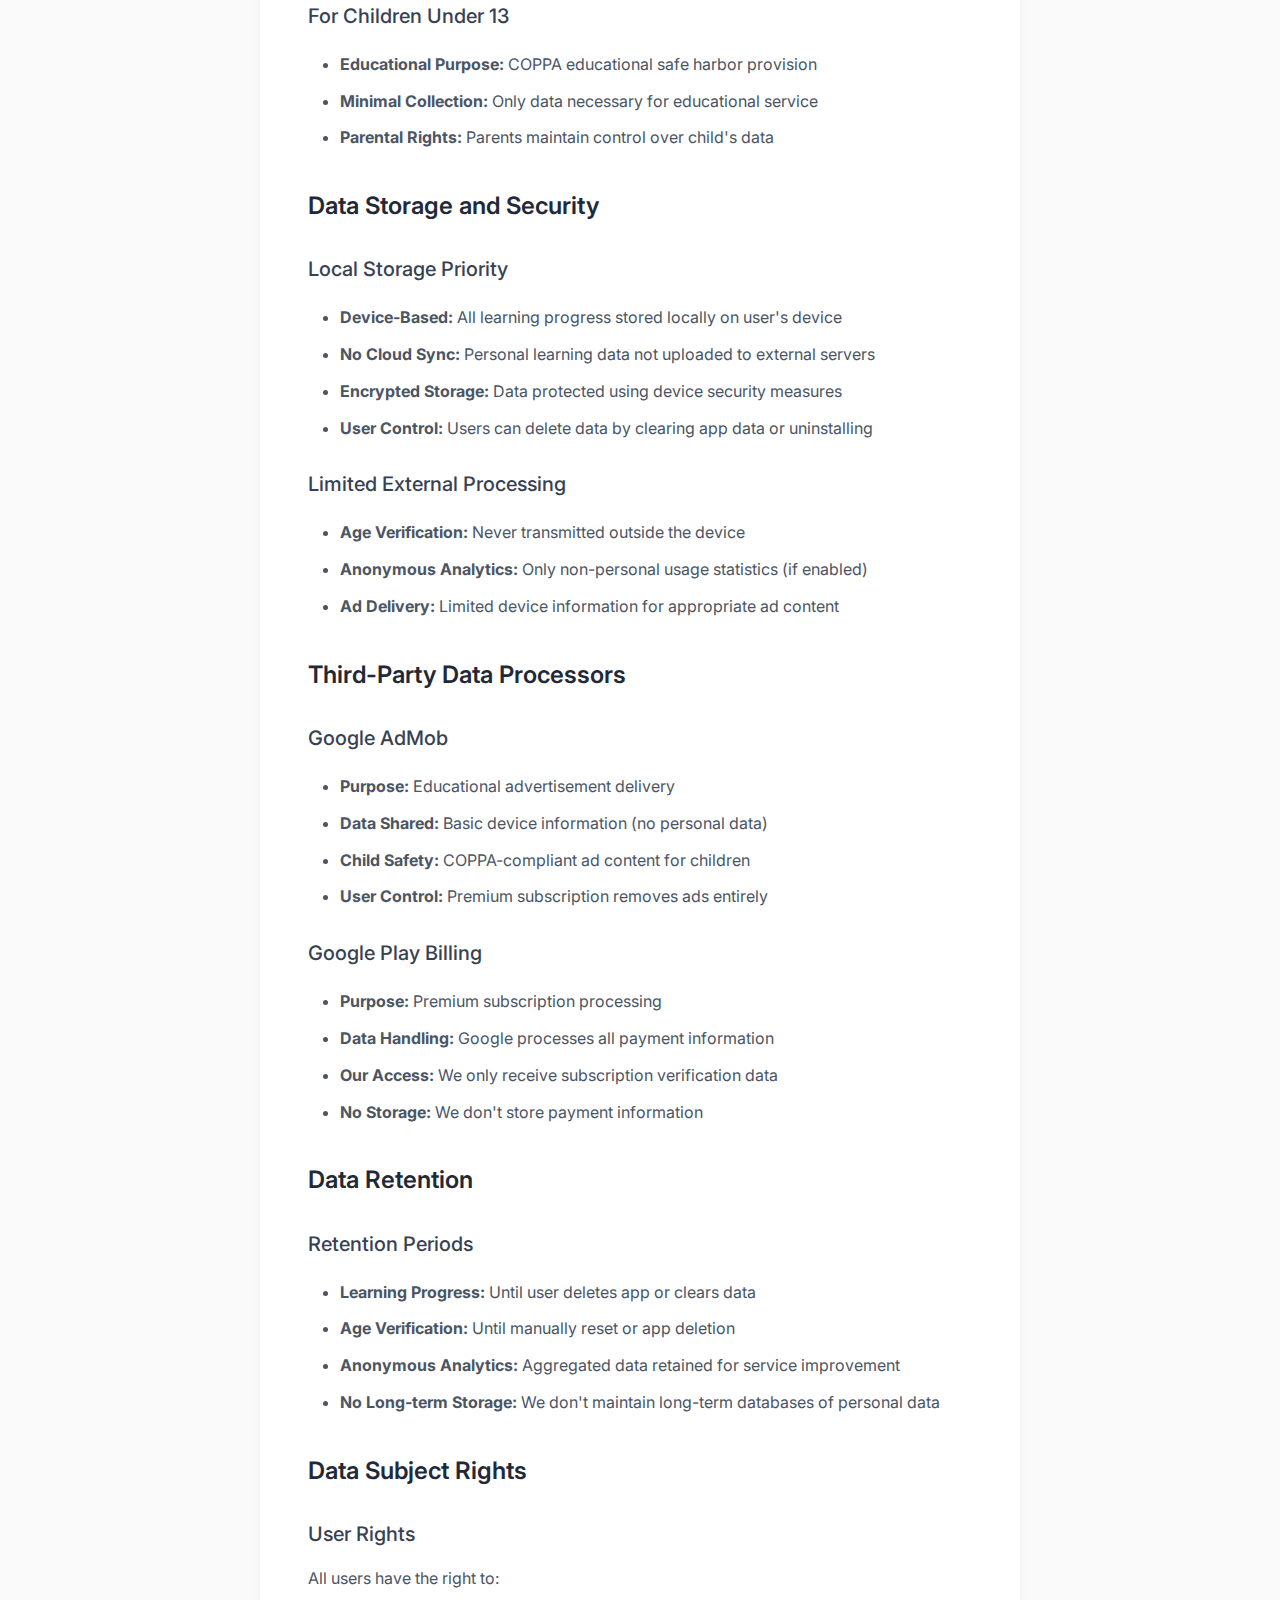
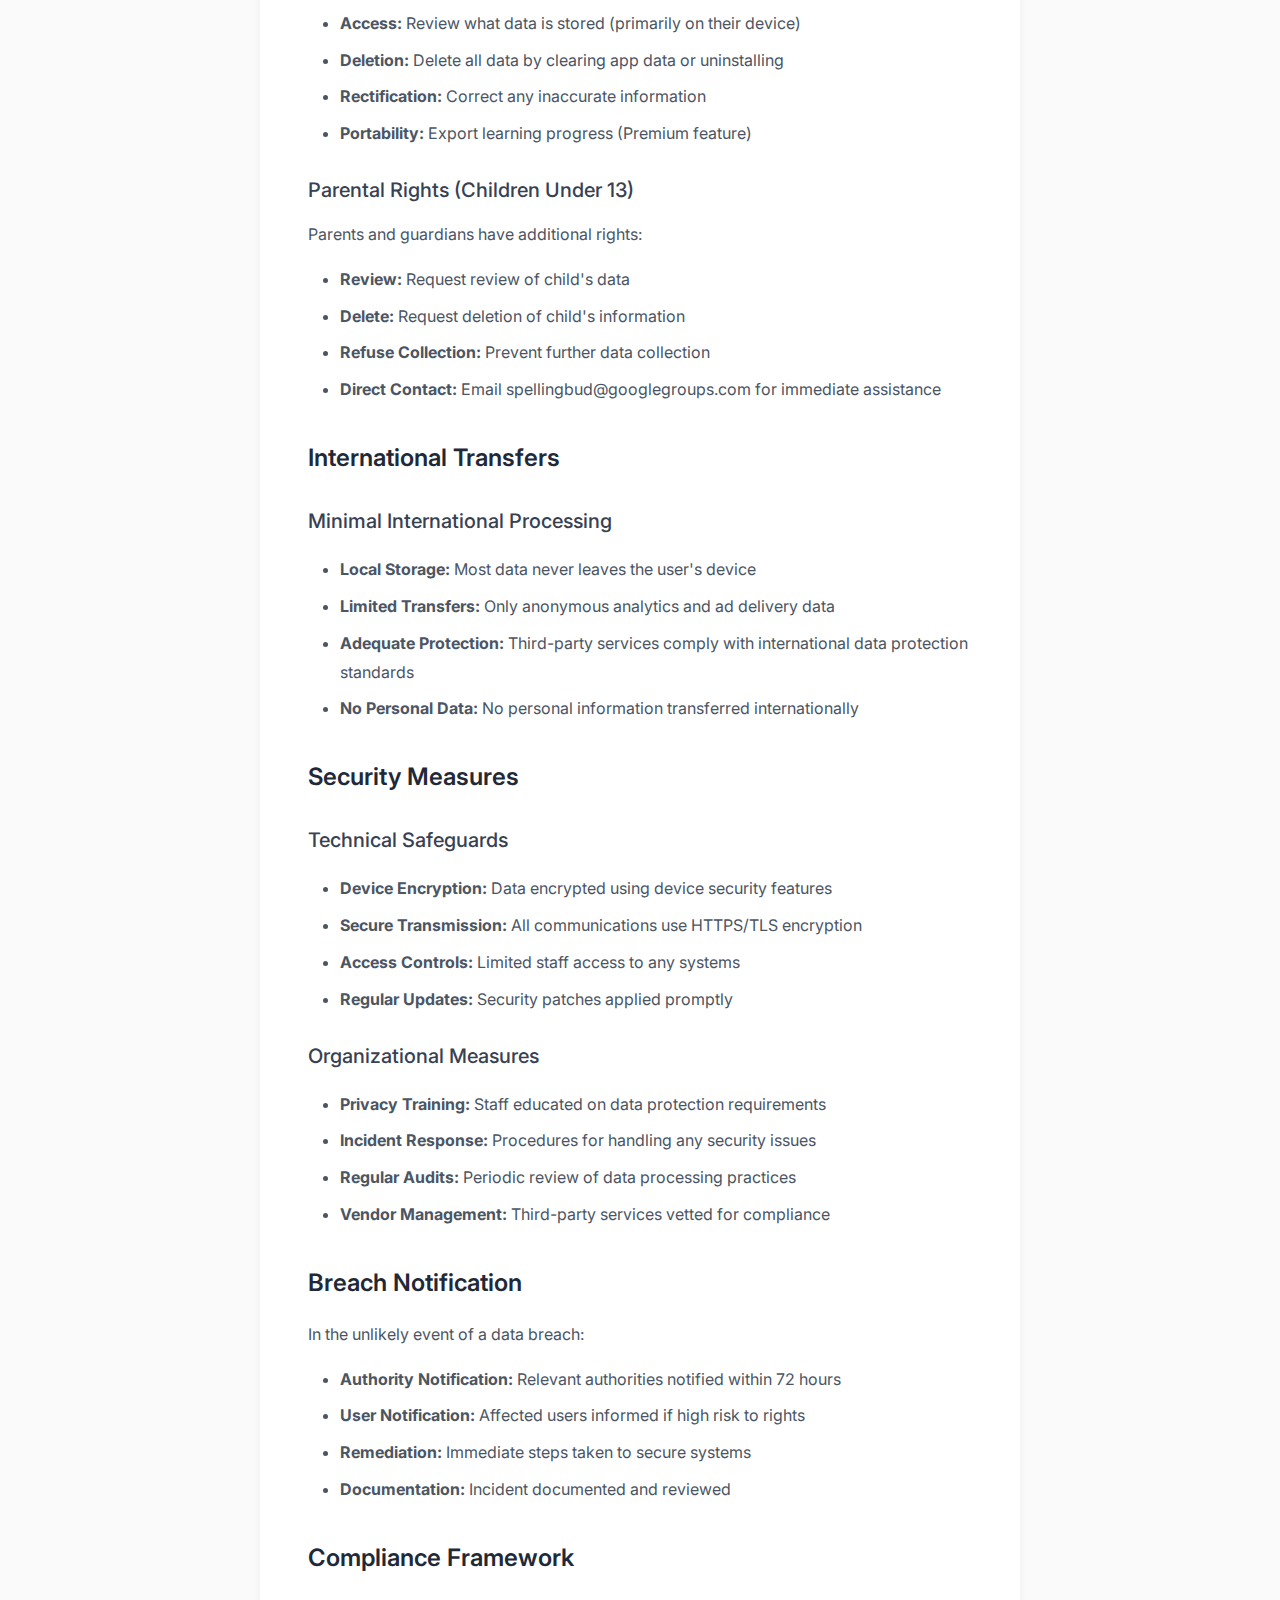
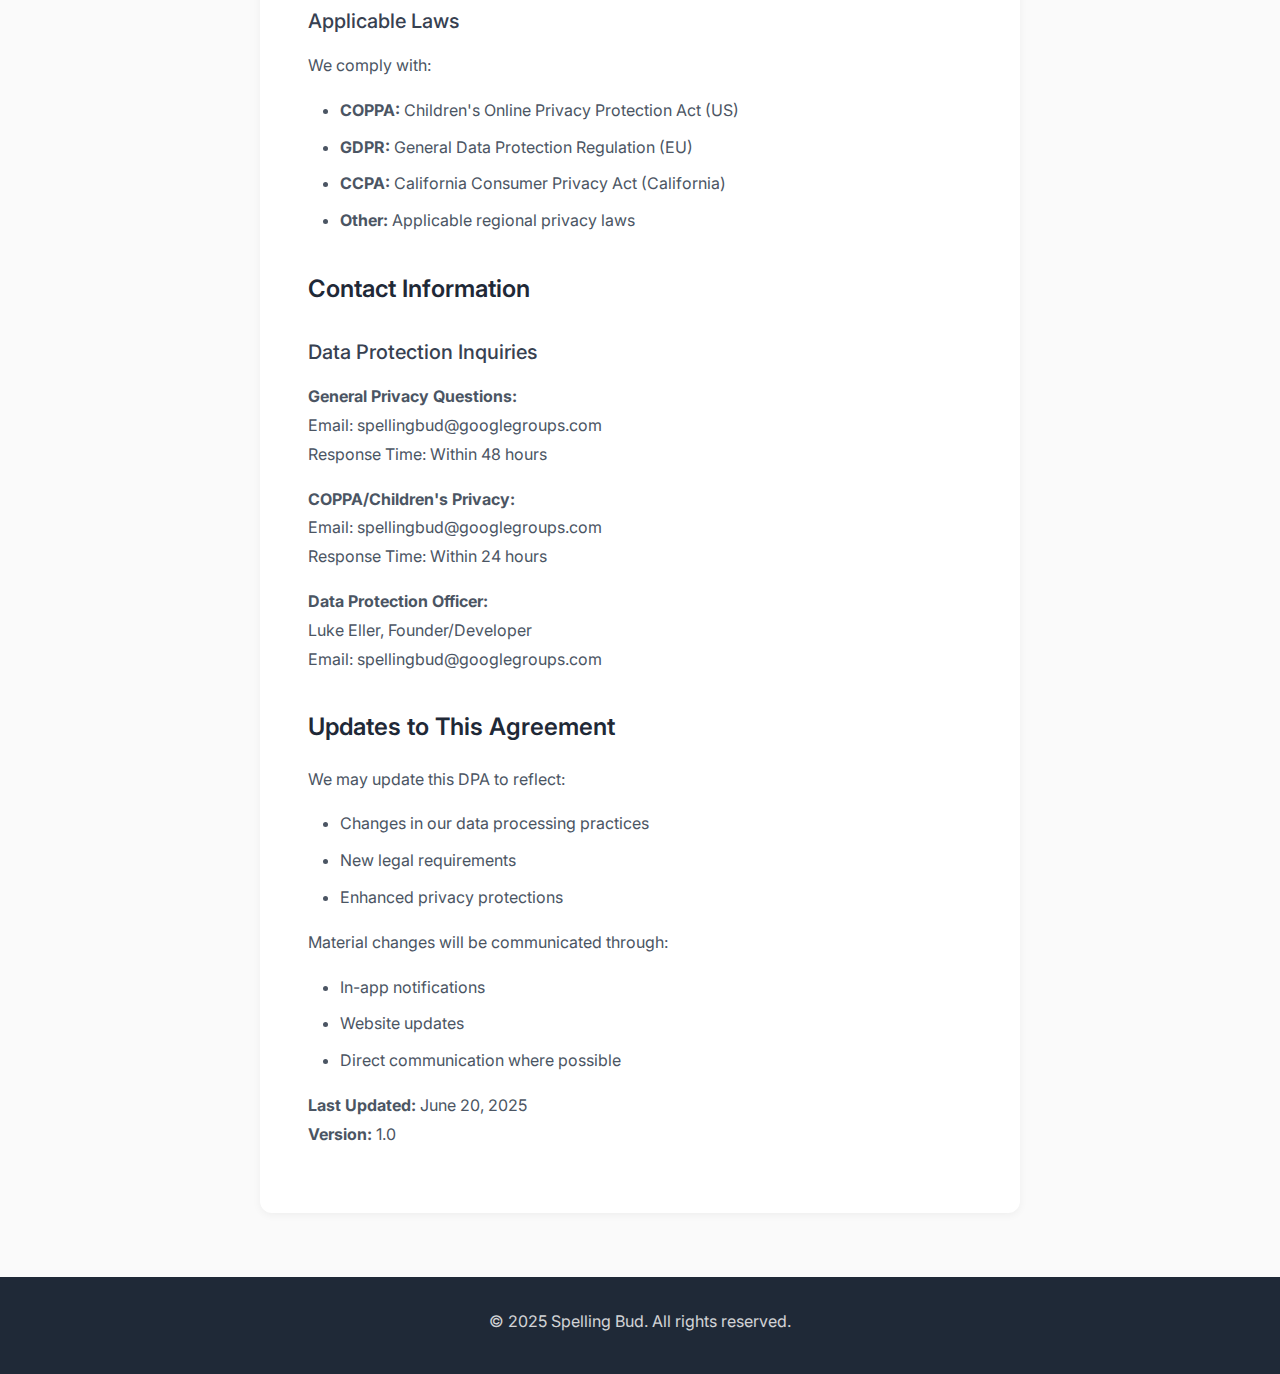
<file: documents/data-processing-agreement.html>
<!DOCTYPE html>
<html lang="en">
<head>
    <meta charset="UTF-8">
    <meta name="viewport" content="width=device-width, initial-scale=1.0">
    <title>Data Processing Agreement - Spelling Bud</title>
    <link rel="stylesheet" href="../styles/main.css">
    <link href="https://fonts.googleapis.com/css2?family=Inter:wght@300;400;500;600;700&display=swap" rel="stylesheet">
</head>
<body>
    <header class="header">
        <div class="container">
            <h1 class="logo">Spelling Bud</h1>
            <nav class="nav">
                <ul class="nav-list">
                    <li><a href="../index.html" class="nav-link">Home</a></li>
                    <li><a href="../index.html#documents" class="nav-link">Legal Documents</a></li>
                </ul>
            </nav>
        </div>
    </header>

    <main class="document-page">
        <a href="../index.html" class="back-link">← Back to Documents</a>
        
        <div class="document-header">
            <h1>Data Processing Agreement</h1>
            <div class="document-meta">
                <p>Effective Date: June 20, 2025</p>
                <p>Last Updated: June 20, 2025</p>
            </div>
        </div>

        <div class="document-content">
            <h2>Introduction</h2>
            <p>This Data Processing Agreement ("DPA") outlines how Spelling Bud processes personal data in accordance with applicable data protection laws, including COPPA, GDPR, and other privacy regulations.</p>

            <h2>Our Data Processing Approach</h2>
            <p>Spelling Bud follows a privacy-by-design approach with minimal data collection and local storage prioritization.</p>

            <h2>Data We Process</h2>
            <h3>Minimal Data Collection</h3>
            <p>We process only the following categories of data:</p>
            <ul>
                <li><strong>Age Range:</strong> Whether user is under 13 or 13+ (for COPPA compliance)</li>
                <li><strong>Learning Progress:</strong> Spelling practice scores and achievements (stored locally)</li>
                <li><strong>App Usage:</strong> Basic functionality usage statistics (anonymized)</li>
                <li><strong>Device Information:</strong> Limited technical data for app functionality and ad delivery</li>
            </ul>

            <h3>Data We Do NOT Process</h3>
            <ul>
                <li>Names, email addresses, or contact information</li>
                <li>Location data or GPS information</li>
                <li>Photos, videos, or media files</li>
                <li>Social media profiles or connections</li>
                <li>Browsing history outside the app</li>
                <li>Personal conversations or communications</li>
            </ul>

            <h2>Legal Basis for Processing</h2>
            <h3>For All Users</h3>
            <ul>
                <li><strong>Legitimate Interest:</strong> Providing educational services and app functionality</li>
                <li><strong>Consent:</strong> Where required for specific features (e.g., analytics)</li>
            </ul>

            <h3>For Children Under 13</h3>
            <ul>
                <li><strong>Educational Purpose:</strong> COPPA educational safe harbor provision</li>
                <li><strong>Minimal Collection:</strong> Only data necessary for educational service</li>
                <li><strong>Parental Rights:</strong> Parents maintain control over child's data</li>
            </ul>

            <h2>Data Storage and Security</h2>
            <h3>Local Storage Priority</h3>
            <ul>
                <li><strong>Device-Based:</strong> All learning progress stored locally on user's device</li>
                <li><strong>No Cloud Sync:</strong> Personal learning data not uploaded to external servers</li>
                <li><strong>Encrypted Storage:</strong> Data protected using device security measures</li>
                <li><strong>User Control:</strong> Users can delete data by clearing app data or uninstalling</li>
            </ul>

            <h3>Limited External Processing</h3>
            <ul>
                <li><strong>Age Verification:</strong> Never transmitted outside the device</li>
                <li><strong>Anonymous Analytics:</strong> Only non-personal usage statistics (if enabled)</li>
                <li><strong>Ad Delivery:</strong> Limited device information for appropriate ad content</li>
            </ul>

            <h2>Third-Party Data Processors</h2>
            <h3>Google AdMob</h3>
            <ul>
                <li><strong>Purpose:</strong> Educational advertisement delivery</li>
                <li><strong>Data Shared:</strong> Basic device information (no personal data)</li>
                <li><strong>Child Safety:</strong> COPPA-compliant ad content for children</li>
                <li><strong>User Control:</strong> Premium subscription removes ads entirely</li>
            </ul>

            <h3>Google Play Billing</h3>
            <ul>
                <li><strong>Purpose:</strong> Premium subscription processing</li>
                <li><strong>Data Handling:</strong> Google processes all payment information</li>
                <li><strong>Our Access:</strong> We only receive subscription verification data</li>
                <li><strong>No Storage:</strong> We don't store payment information</li>
            </ul>

            <h2>Data Retention</h2>
            <h3>Retention Periods</h3>
            <ul>
                <li><strong>Learning Progress:</strong> Until user deletes app or clears data</li>
                <li><strong>Age Verification:</strong> Until manually reset or app deletion</li>
                <li><strong>Anonymous Analytics:</strong> Aggregated data retained for service improvement</li>
                <li><strong>No Long-term Storage:</strong> We don't maintain long-term databases of personal data</li>
            </ul>

            <h2>Data Subject Rights</h2>
            <h3>User Rights</h3>
            <p>All users have the right to:</p>
            <ul>
                <li><strong>Access:</strong> Review what data is stored (primarily on their device)</li>
                <li><strong>Deletion:</strong> Delete all data by clearing app data or uninstalling</li>
                <li><strong>Rectification:</strong> Correct any inaccurate information</li>
                <li><strong>Portability:</strong> Export learning progress (Premium feature)</li>
            </ul>

            <h3>Parental Rights (Children Under 13)</h3>
            <p>Parents and guardians have additional rights:</p>
            <ul>
                <li><strong>Review:</strong> Request review of child's data</li>
                <li><strong>Delete:</strong> Request deletion of child's information</li>
                <li><strong>Refuse Collection:</strong> Prevent further data collection</li>
                <li><strong>Direct Contact:</strong> Email spellingbud@googlegroups.com for immediate assistance</li>
            </ul>

            <h2>International Transfers</h2>
            <h3>Minimal International Processing</h3>
            <ul>
                <li><strong>Local Storage:</strong> Most data never leaves the user's device</li>
                <li><strong>Limited Transfers:</strong> Only anonymous analytics and ad delivery data</li>
                <li><strong>Adequate Protection:</strong> Third-party services comply with international data protection standards</li>
                <li><strong>No Personal Data:</strong> No personal information transferred internationally</li>
            </ul>

            <h2>Security Measures</h2>
            <h3>Technical Safeguards</h3>
            <ul>
                <li><strong>Device Encryption:</strong> Data encrypted using device security features</li>
                <li><strong>Secure Transmission:</strong> All communications use HTTPS/TLS encryption</li>
                <li><strong>Access Controls:</strong> Limited staff access to any systems</li>
                <li><strong>Regular Updates:</strong> Security patches applied promptly</li>
            </ul>

            <h3>Organizational Measures</h3>
            <ul>
                <li><strong>Privacy Training:</strong> Staff educated on data protection requirements</li>
                <li><strong>Incident Response:</strong> Procedures for handling any security issues</li>
                <li><strong>Regular Audits:</strong> Periodic review of data processing practices</li>
                <li><strong>Vendor Management:</strong> Third-party services vetted for compliance</li>
            </ul>

            <h2>Breach Notification</h2>
            <p>In the unlikely event of a data breach:</p>
            <ul>
                <li><strong>Authority Notification:</strong> Relevant authorities notified within 72 hours</li>
                <li><strong>User Notification:</strong> Affected users informed if high risk to rights</li>
                <li><strong>Remediation:</strong> Immediate steps taken to secure systems</li>
                <li><strong>Documentation:</strong> Incident documented and reviewed</li>
            </ul>

            <h2>Compliance Framework</h2>
            <h3>Applicable Laws</h3>
            <p>We comply with:</p>
            <ul>
                <li><strong>COPPA:</strong> Children's Online Privacy Protection Act (US)</li>
                <li><strong>GDPR:</strong> General Data Protection Regulation (EU)</li>
                <li><strong>CCPA:</strong> California Consumer Privacy Act (California)</li>
                <li><strong>Other:</strong> Applicable regional privacy laws</li>
            </ul>

            <h2>Contact Information</h2>
            <h3>Data Protection Inquiries</h3>
            <p><strong>General Privacy Questions:</strong><br>
            Email: spellingbud@googlegroups.com<br>
            Response Time: Within 48 hours</p>

            <p><strong>COPPA/Children's Privacy:</strong><br>
            Email: spellingbud@googlegroups.com<br>
            Response Time: Within 24 hours</p>

            <p><strong>Data Protection Officer:</strong><br>
            Luke Eller, Founder/Developer<br>
            Email: spellingbud@googlegroups.com</p>

            <h2>Updates to This Agreement</h2>
            <p>We may update this DPA to reflect:</p>
            <ul>
                <li>Changes in our data processing practices</li>
                <li>New legal requirements</li>
                <li>Enhanced privacy protections</li>
            </ul>

            <p>Material changes will be communicated through:</p>
            <ul>
                <li>In-app notifications</li>
                <li>Website updates</li>
                <li>Direct communication where possible</li>
            </ul>

            <p><strong>Last Updated:</strong> June 20, 2025<br>
            <strong>Version:</strong> 1.0</p>
        </div>
    </main>

    <footer class="footer">
        <div class="container">
            <p>&copy; 2025 Spelling Bud. All rights reserved.</p>
        </div>
    </footer>

    <script src="../scripts/main.js"></script>
</body>
</html>
</file>
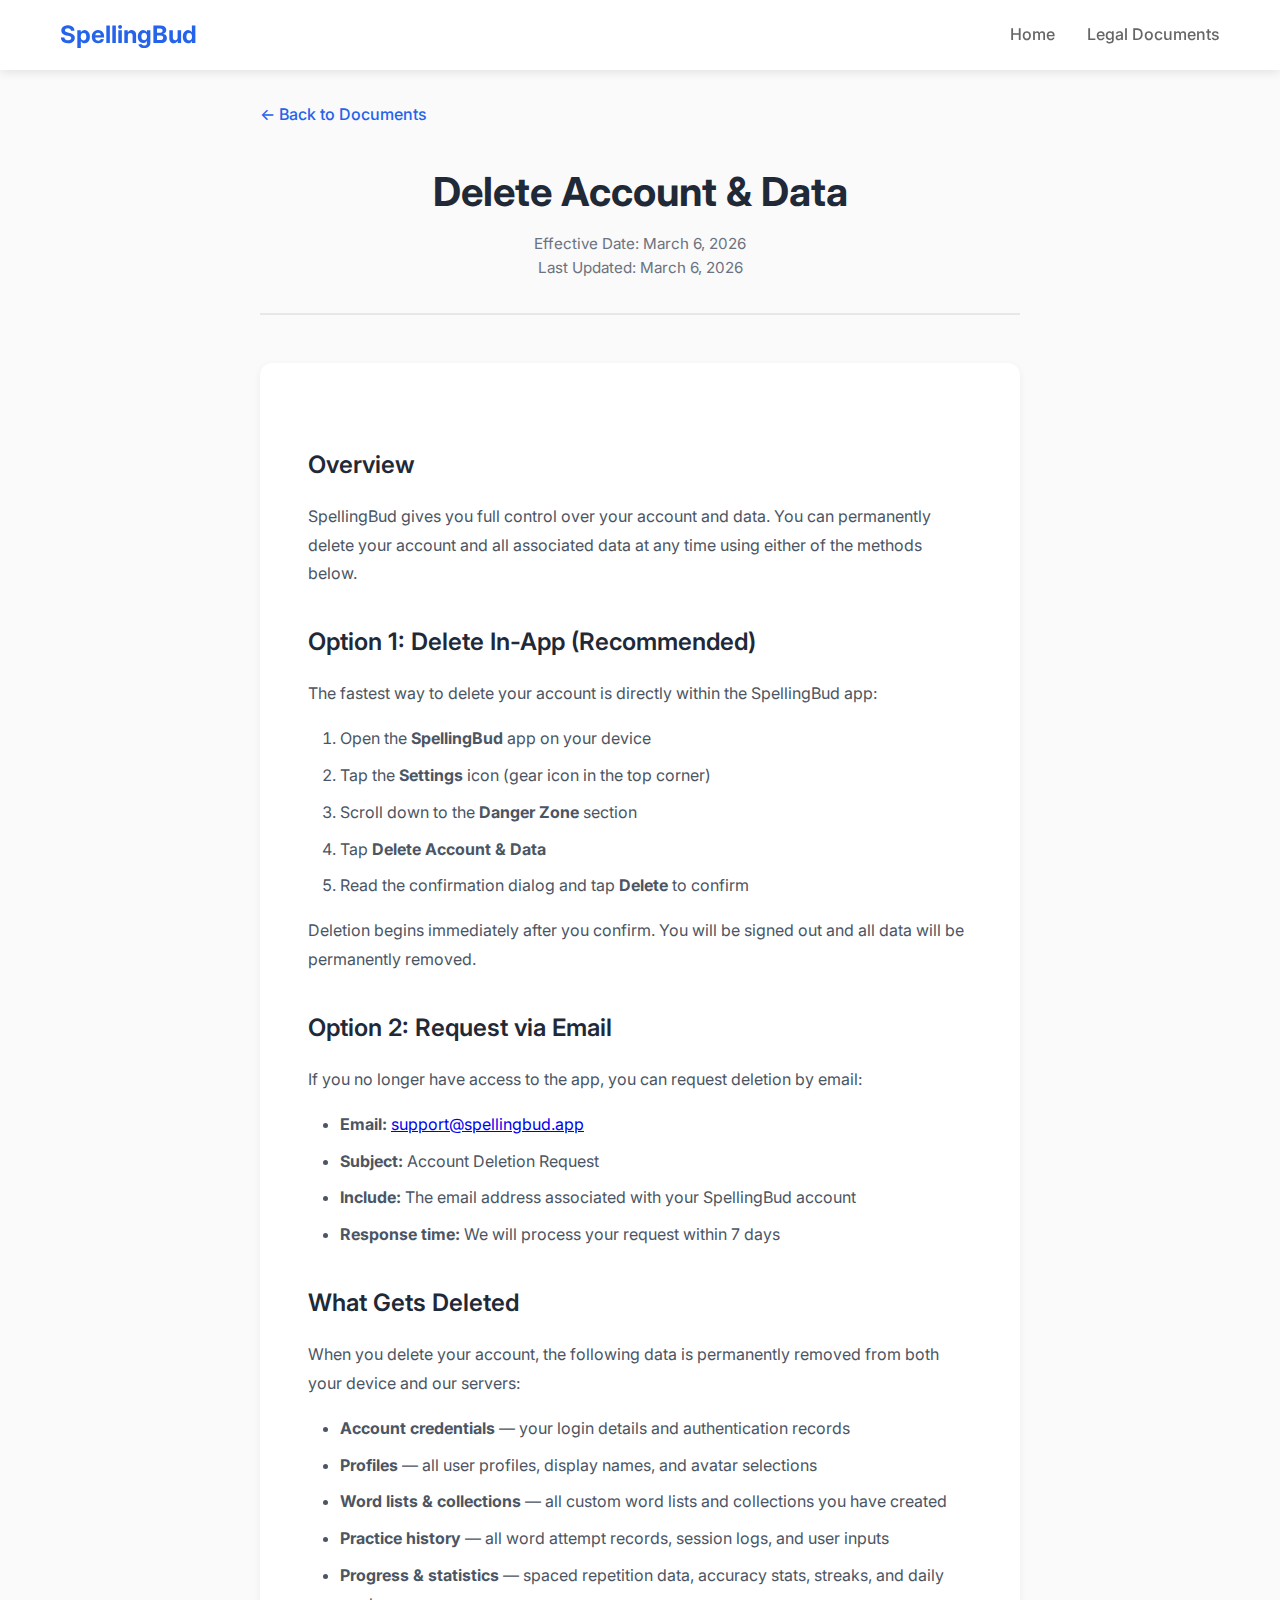
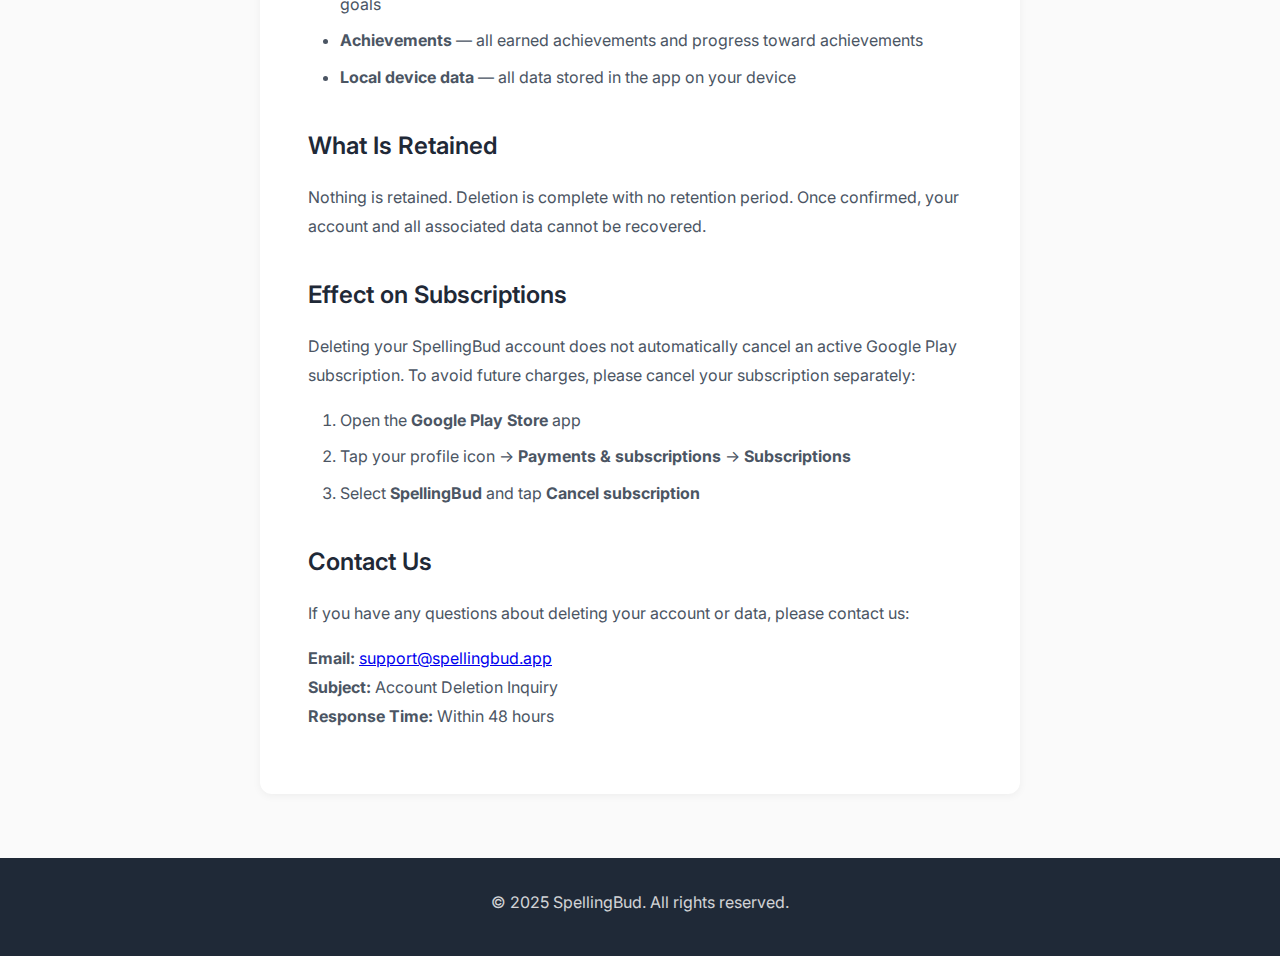
<file: documents/delete-account.html>
<!DOCTYPE html>
<html lang="en">
<head>
    <meta charset="UTF-8">
    <meta name="viewport" content="width=device-width, initial-scale=1.0">
    <title>Delete Account & Data - SpellingBud</title>
    <link rel="stylesheet" href="../styles/main.css">
    <link href="https://fonts.googleapis.com/css2?family=Inter:wght@300;400;500;600;700&display=swap" rel="stylesheet">
</head>
<body>
    <header class="header">
        <div class="container">
            <h1 class="logo">SpellingBud</h1>
            <nav class="nav">
                <ul class="nav-list">
                    <li><a href="../index.html" class="nav-link">Home</a></li>
                    <li><a href="../index.html#documents" class="nav-link">Legal Documents</a></li>
                </ul>
            </nav>
        </div>
    </header>

    <main class="document-page">
        <a href="../index.html" class="back-link">← Back to Documents</a>

        <div class="document-header">
            <h1>Delete Account &amp; Data</h1>
            <div class="document-meta">
                <p>Effective Date: March 6, 2026</p>
                <p>Last Updated: March 6, 2026</p>
            </div>
        </div>

        <div class="document-content">
            <h2>Overview</h2>
            <p>SpellingBud gives you full control over your account and data. You can permanently delete your account and all associated data at any time using either of the methods below.</p>

            <h2>Option 1: Delete In-App (Recommended)</h2>
            <p>The fastest way to delete your account is directly within the SpellingBud app:</p>
            <ol>
                <li>Open the <strong>SpellingBud</strong> app on your device</li>
                <li>Tap the <strong>Settings</strong> icon (gear icon in the top corner)</li>
                <li>Scroll down to the <strong>Danger Zone</strong> section</li>
                <li>Tap <strong>Delete Account &amp; Data</strong></li>
                <li>Read the confirmation dialog and tap <strong>Delete</strong> to confirm</li>
            </ol>
            <p>Deletion begins immediately after you confirm. You will be signed out and all data will be permanently removed.</p>

            <h2>Option 2: Request via Email</h2>
            <p>If you no longer have access to the app, you can request deletion by email:</p>
            <ul>
                <li><strong>Email:</strong> <a href="mailto:support@spellingbud.app">support@spellingbud.app</a></li>
                <li><strong>Subject:</strong> Account Deletion Request</li>
                <li><strong>Include:</strong> The email address associated with your SpellingBud account</li>
                <li><strong>Response time:</strong> We will process your request within 7 days</li>
            </ul>

            <h2>What Gets Deleted</h2>
            <p>When you delete your account, the following data is permanently removed from both your device and our servers:</p>
            <ul>
                <li><strong>Account credentials</strong> — your login details and authentication records</li>
                <li><strong>Profiles</strong> — all user profiles, display names, and avatar selections</li>
                <li><strong>Word lists &amp; collections</strong> — all custom word lists and collections you have created</li>
                <li><strong>Practice history</strong> — all word attempt records, session logs, and user inputs</li>
                <li><strong>Progress &amp; statistics</strong> — spaced repetition data, accuracy stats, streaks, and daily goals</li>
                <li><strong>Achievements</strong> — all earned achievements and progress toward achievements</li>
                <li><strong>Local device data</strong> — all data stored in the app on your device</li>
            </ul>

            <h2>What Is Retained</h2>
            <p>Nothing is retained. Deletion is complete with no retention period. Once confirmed, your account and all associated data cannot be recovered.</p>

            <h2>Effect on Subscriptions</h2>
            <p>Deleting your SpellingBud account does not automatically cancel an active Google Play subscription. To avoid future charges, please cancel your subscription separately:</p>
            <ol>
                <li>Open the <strong>Google Play Store</strong> app</li>
                <li>Tap your profile icon → <strong>Payments &amp; subscriptions</strong> → <strong>Subscriptions</strong></li>
                <li>Select <strong>SpellingBud</strong> and tap <strong>Cancel subscription</strong></li>
            </ol>

            <h2>Contact Us</h2>
            <p>If you have any questions about deleting your account or data, please contact us:</p>
            <p>
                <strong>Email:</strong> <a href="mailto:support@spellingbud.app">support@spellingbud.app</a><br>
                <strong>Subject:</strong> Account Deletion Inquiry<br>
                <strong>Response Time:</strong> Within 48 hours
            </p>
        </div>
    </main>

    <footer class="footer">
        <div class="container">
            <p>&copy; 2025 SpellingBud. All rights reserved.</p>
        </div>
    </footer>

    <script src="../scripts/main.js"></script>
</body>
</html>
</file>
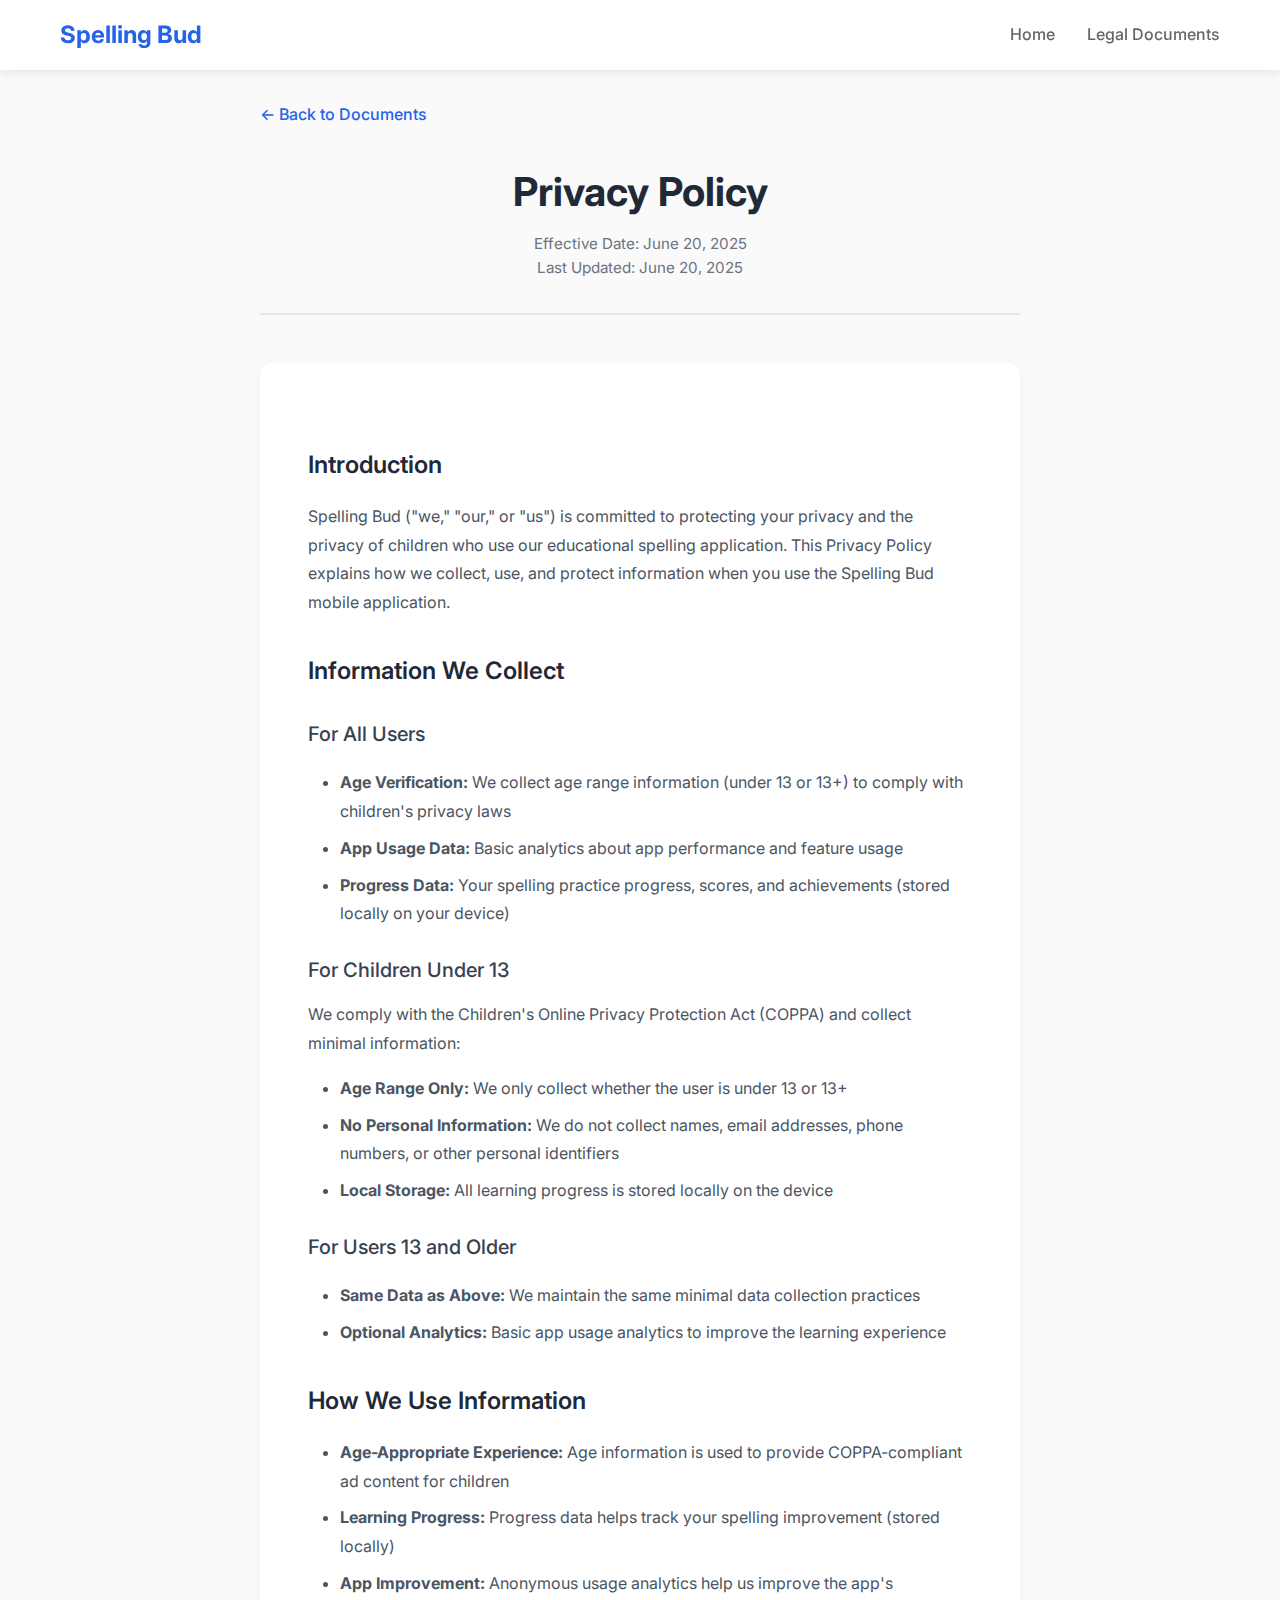
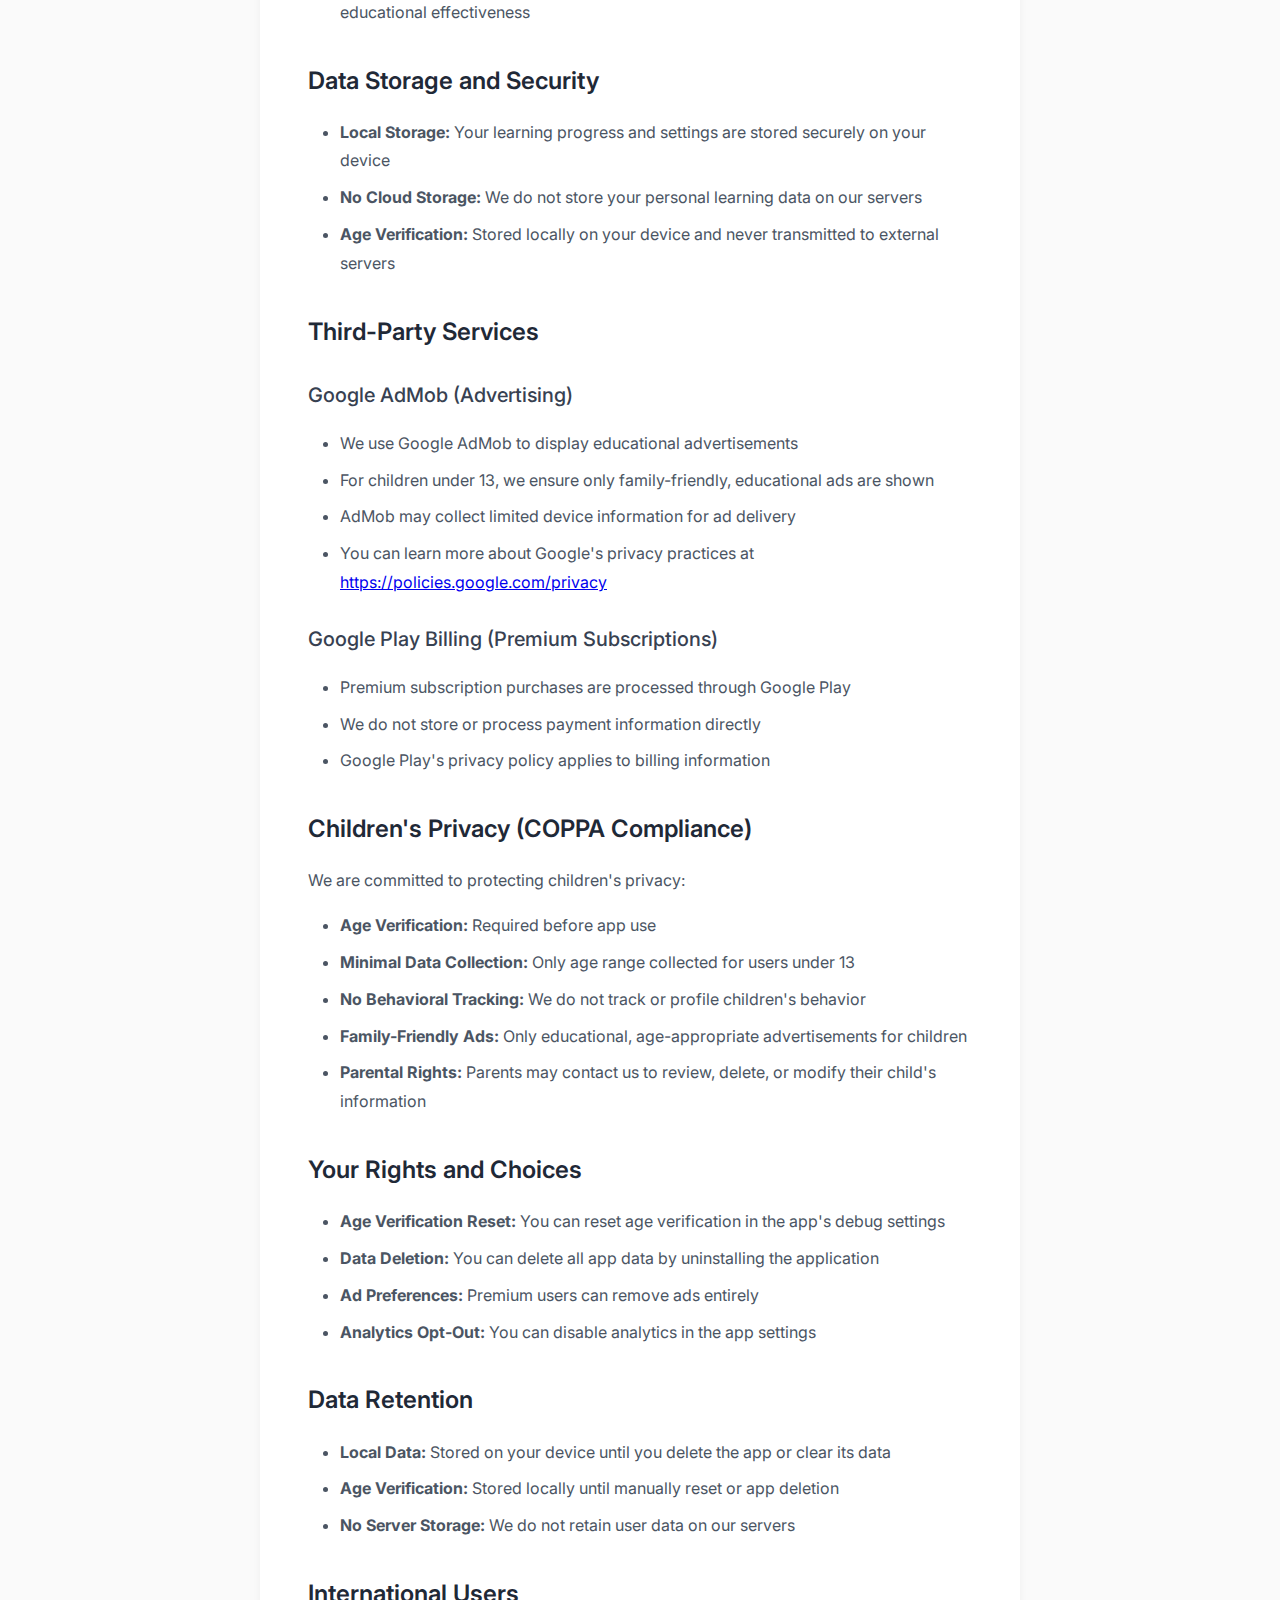
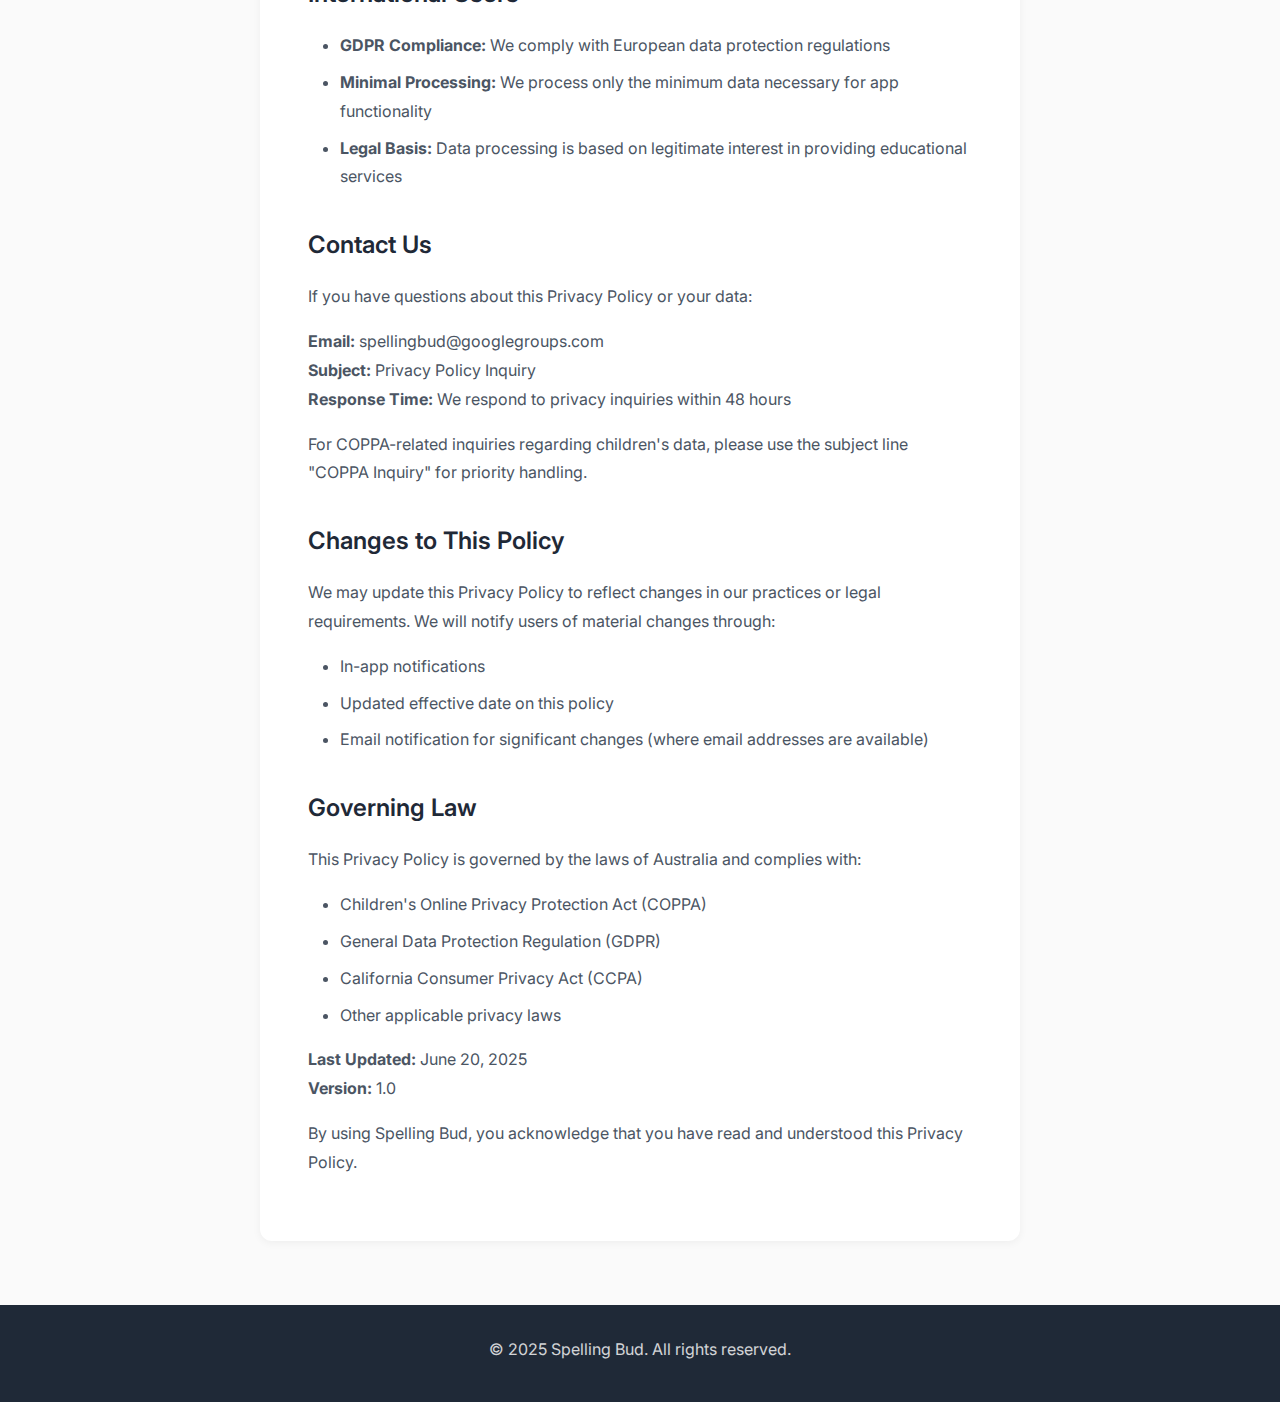
<file: documents/privacy-policy.html>
<!DOCTYPE html>
<html lang="en">
<head>
    <meta charset="UTF-8">
    <meta name="viewport" content="width=device-width, initial-scale=1.0">
    <title>Privacy Policy - Spelling Bud</title>
    <link rel="stylesheet" href="../styles/main.css">
    <link href="https://fonts.googleapis.com/css2?family=Inter:wght@300;400;500;600;700&display=swap" rel="stylesheet">
</head>
<body>
    <header class="header">
        <div class="container">
            <h1 class="logo">Spelling Bud</h1>
            <nav class="nav">
                <ul class="nav-list">
                    <li><a href="../index.html" class="nav-link">Home</a></li>
                    <li><a href="../index.html#documents" class="nav-link">Legal Documents</a></li>
                </ul>
            </nav>
        </div>
    </header>

    <main class="document-page">
        <a href="../index.html" class="back-link">← Back to Documents</a>
        
        <div class="document-header">
            <h1>Privacy Policy</h1>
            <div class="document-meta">
                <p>Effective Date: June 20, 2025</p>
                <p>Last Updated: June 20, 2025</p>
            </div>
        </div>

        <div class="document-content">
            <h2>Introduction</h2>
            <p>Spelling Bud ("we," "our," or "us") is committed to protecting your privacy and the privacy of children who use our educational spelling application. This Privacy Policy explains how we collect, use, and protect information when you use the Spelling Bud mobile application.</p>

            <h2>Information We Collect</h2>
            <h3>For All Users</h3>
            <ul>
                <li><strong>Age Verification:</strong> We collect age range information (under 13 or 13+) to comply with children's privacy laws</li>
                <li><strong>App Usage Data:</strong> Basic analytics about app performance and feature usage</li>
                <li><strong>Progress Data:</strong> Your spelling practice progress, scores, and achievements (stored locally on your device)</li>
            </ul>

            <h3>For Children Under 13</h3>
            <p>We comply with the Children's Online Privacy Protection Act (COPPA) and collect minimal information:</p>
            <ul>
                <li><strong>Age Range Only:</strong> We only collect whether the user is under 13 or 13+</li>
                <li><strong>No Personal Information:</strong> We do not collect names, email addresses, phone numbers, or other personal identifiers</li>
                <li><strong>Local Storage:</strong> All learning progress is stored locally on the device</li>
            </ul>

            <h3>For Users 13 and Older</h3>
            <ul>
                <li><strong>Same Data as Above:</strong> We maintain the same minimal data collection practices</li>
                <li><strong>Optional Analytics:</strong> Basic app usage analytics to improve the learning experience</li>
            </ul>

            <h2>How We Use Information</h2>
            <ul>
                <li><strong>Age-Appropriate Experience:</strong> Age information is used to provide COPPA-compliant ad content for children</li>
                <li><strong>Learning Progress:</strong> Progress data helps track your spelling improvement (stored locally)</li>
                <li><strong>App Improvement:</strong> Anonymous usage analytics help us improve the app's educational effectiveness</li>
            </ul>

            <h2>Data Storage and Security</h2>
            <ul>
                <li><strong>Local Storage:</strong> Your learning progress and settings are stored securely on your device</li>
                <li><strong>No Cloud Storage:</strong> We do not store your personal learning data on our servers</li>
                <li><strong>Age Verification:</strong> Stored locally on your device and never transmitted to external servers</li>
            </ul>

            <h2>Third-Party Services</h2>
            <h3>Google AdMob (Advertising)</h3>
            <ul>
                <li>We use Google AdMob to display educational advertisements</li>
                <li>For children under 13, we ensure only family-friendly, educational ads are shown</li>
                <li>AdMob may collect limited device information for ad delivery</li>
                <li>You can learn more about Google's privacy practices at <a href="https://policies.google.com/privacy" target="_blank">https://policies.google.com/privacy</a></li>
            </ul>

            <h3>Google Play Billing (Premium Subscriptions)</h3>
            <ul>
                <li>Premium subscription purchases are processed through Google Play</li>
                <li>We do not store or process payment information directly</li>
                <li>Google Play's privacy policy applies to billing information</li>
            </ul>

            <h2>Children's Privacy (COPPA Compliance)</h2>
            <p>We are committed to protecting children's privacy:</p>
            <ul>
                <li><strong>Age Verification:</strong> Required before app use</li>
                <li><strong>Minimal Data Collection:</strong> Only age range collected for users under 13</li>
                <li><strong>No Behavioral Tracking:</strong> We do not track or profile children's behavior</li>
                <li><strong>Family-Friendly Ads:</strong> Only educational, age-appropriate advertisements for children</li>
                <li><strong>Parental Rights:</strong> Parents may contact us to review, delete, or modify their child's information</li>
            </ul>

            <h2>Your Rights and Choices</h2>
            <ul>
                <li><strong>Age Verification Reset:</strong> You can reset age verification in the app's debug settings</li>
                <li><strong>Data Deletion:</strong> You can delete all app data by uninstalling the application</li>
                <li><strong>Ad Preferences:</strong> Premium users can remove ads entirely</li>
                <li><strong>Analytics Opt-Out:</strong> You can disable analytics in the app settings</li>
            </ul>

            <h2>Data Retention</h2>
            <ul>
                <li><strong>Local Data:</strong> Stored on your device until you delete the app or clear its data</li>
                <li><strong>Age Verification:</strong> Stored locally until manually reset or app deletion</li>
                <li><strong>No Server Storage:</strong> We do not retain user data on our servers</li>
            </ul>

            <h2>International Users</h2>
            <ul>
                <li><strong>GDPR Compliance:</strong> We comply with European data protection regulations</li>
                <li><strong>Minimal Processing:</strong> We process only the minimum data necessary for app functionality</li>
                <li><strong>Legal Basis:</strong> Data processing is based on legitimate interest in providing educational services</li>
            </ul>

            <h2>Contact Us</h2>
            <p>If you have questions about this Privacy Policy or your data:</p>
            <p><strong>Email:</strong> spellingbud@googlegroups.com<br>
            <strong>Subject:</strong> Privacy Policy Inquiry<br>
            <strong>Response Time:</strong> We respond to privacy inquiries within 48 hours</p>
            
            <p>For COPPA-related inquiries regarding children's data, please use the subject line "COPPA Inquiry" for priority handling.</p>

            <h2>Changes to This Policy</h2>
            <p>We may update this Privacy Policy to reflect changes in our practices or legal requirements. We will notify users of material changes through:</p>
            <ul>
                <li>In-app notifications</li>
                <li>Updated effective date on this policy</li>
                <li>Email notification for significant changes (where email addresses are available)</li>
            </ul>

            <h2>Governing Law</h2>
            <p>This Privacy Policy is governed by the laws of Australia and complies with:</p>
            <ul>
                <li>Children's Online Privacy Protection Act (COPPA)</li>
                <li>General Data Protection Regulation (GDPR)</li>
                <li>California Consumer Privacy Act (CCPA)</li>
                <li>Other applicable privacy laws</li>
            </ul>

            <p><strong>Last Updated:</strong> June 20, 2025<br>
            <strong>Version:</strong> 1.0</p>
            
            <p>By using Spelling Bud, you acknowledge that you have read and understood this Privacy Policy.</p>
        </div>
    </main>

    <footer class="footer">
        <div class="container">
            <p>&copy; 2025 Spelling Bud. All rights reserved.</p>
        </div>
    </footer>

    <script src="../scripts/main.js"></script>
</body>
</html>
</file>
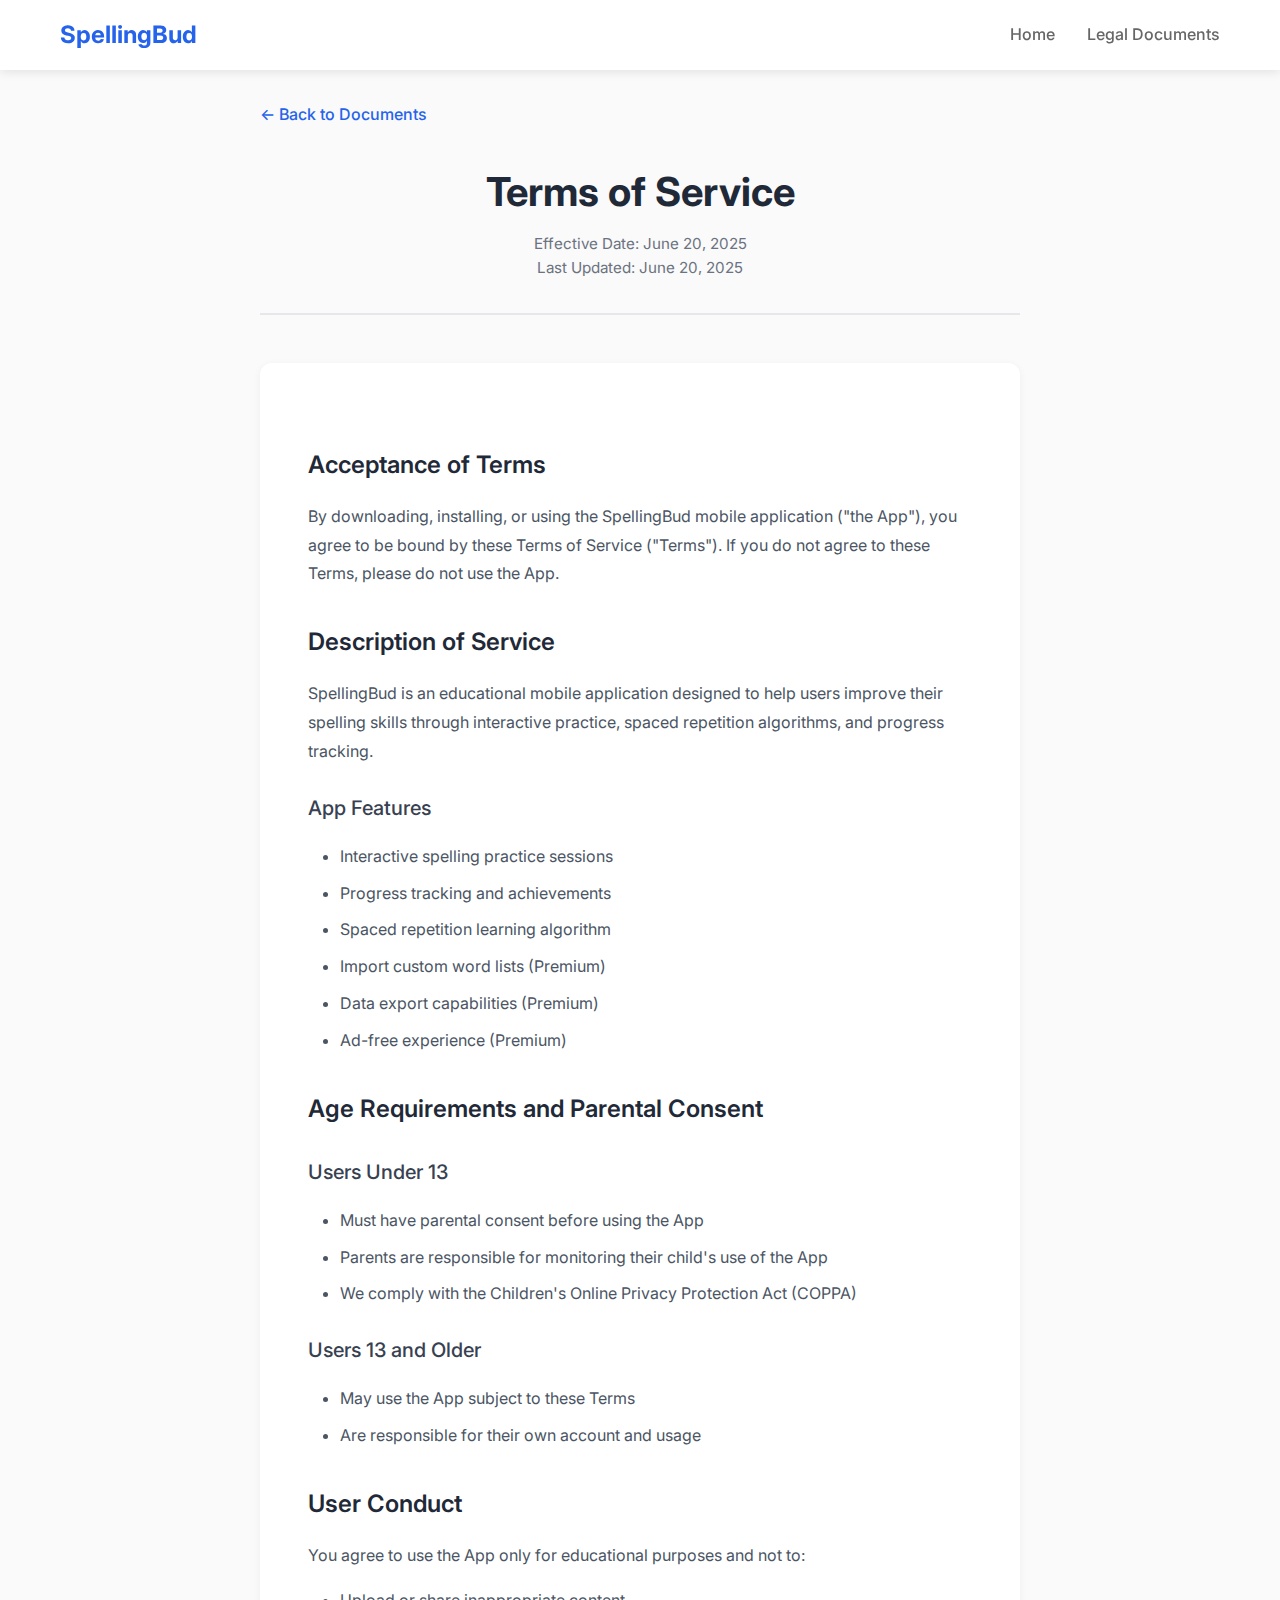
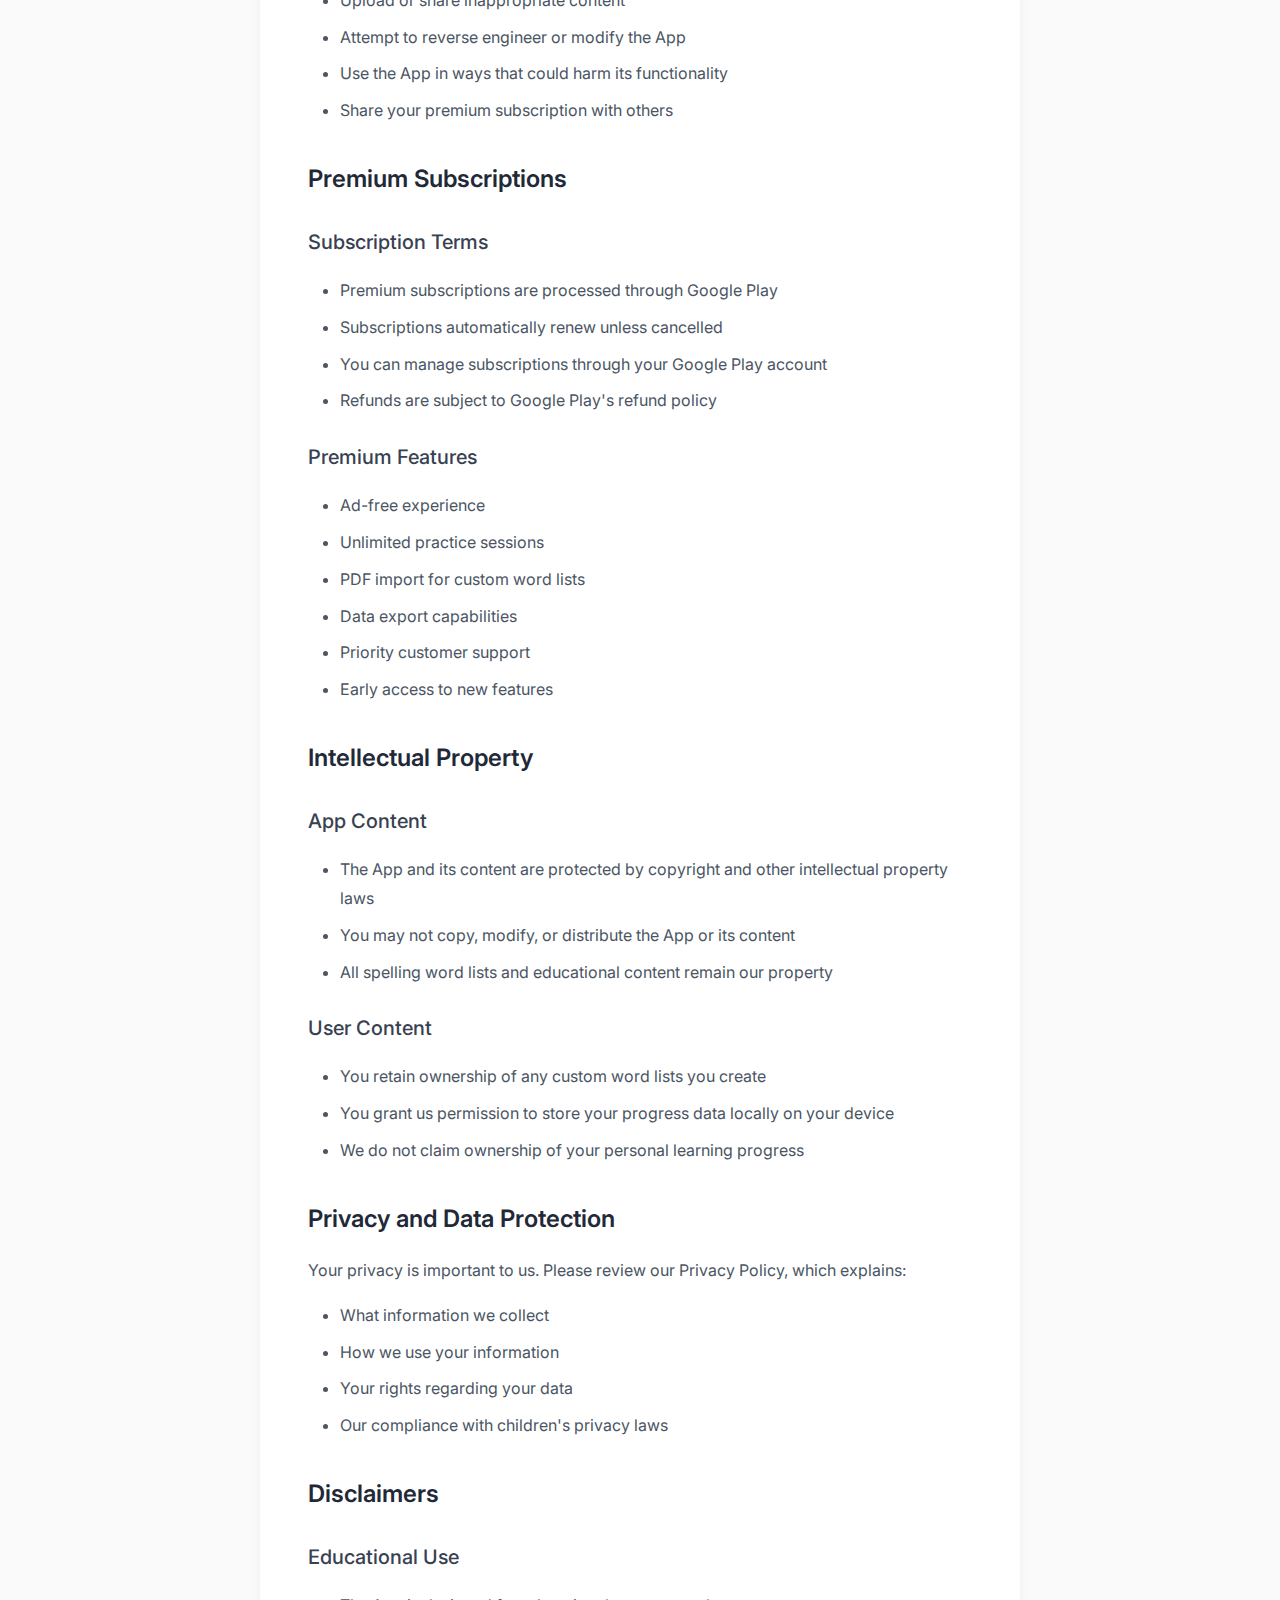
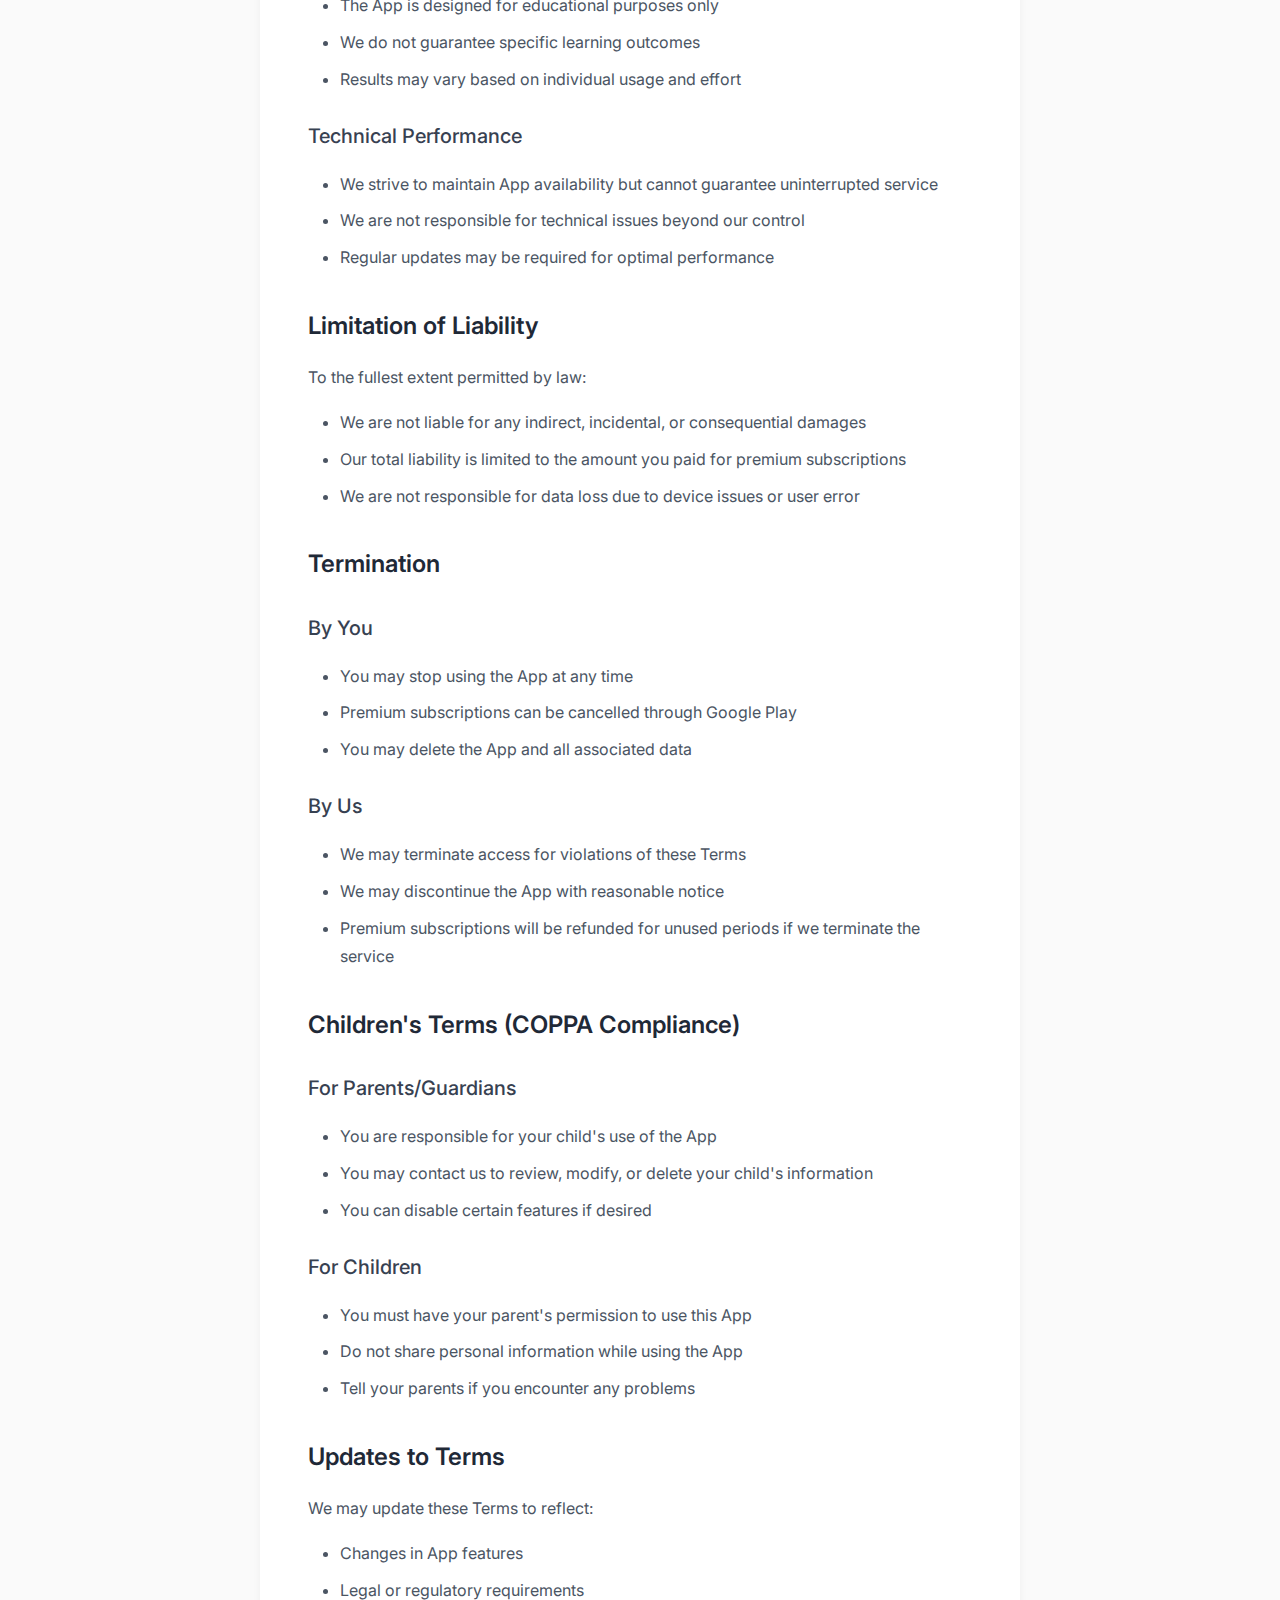
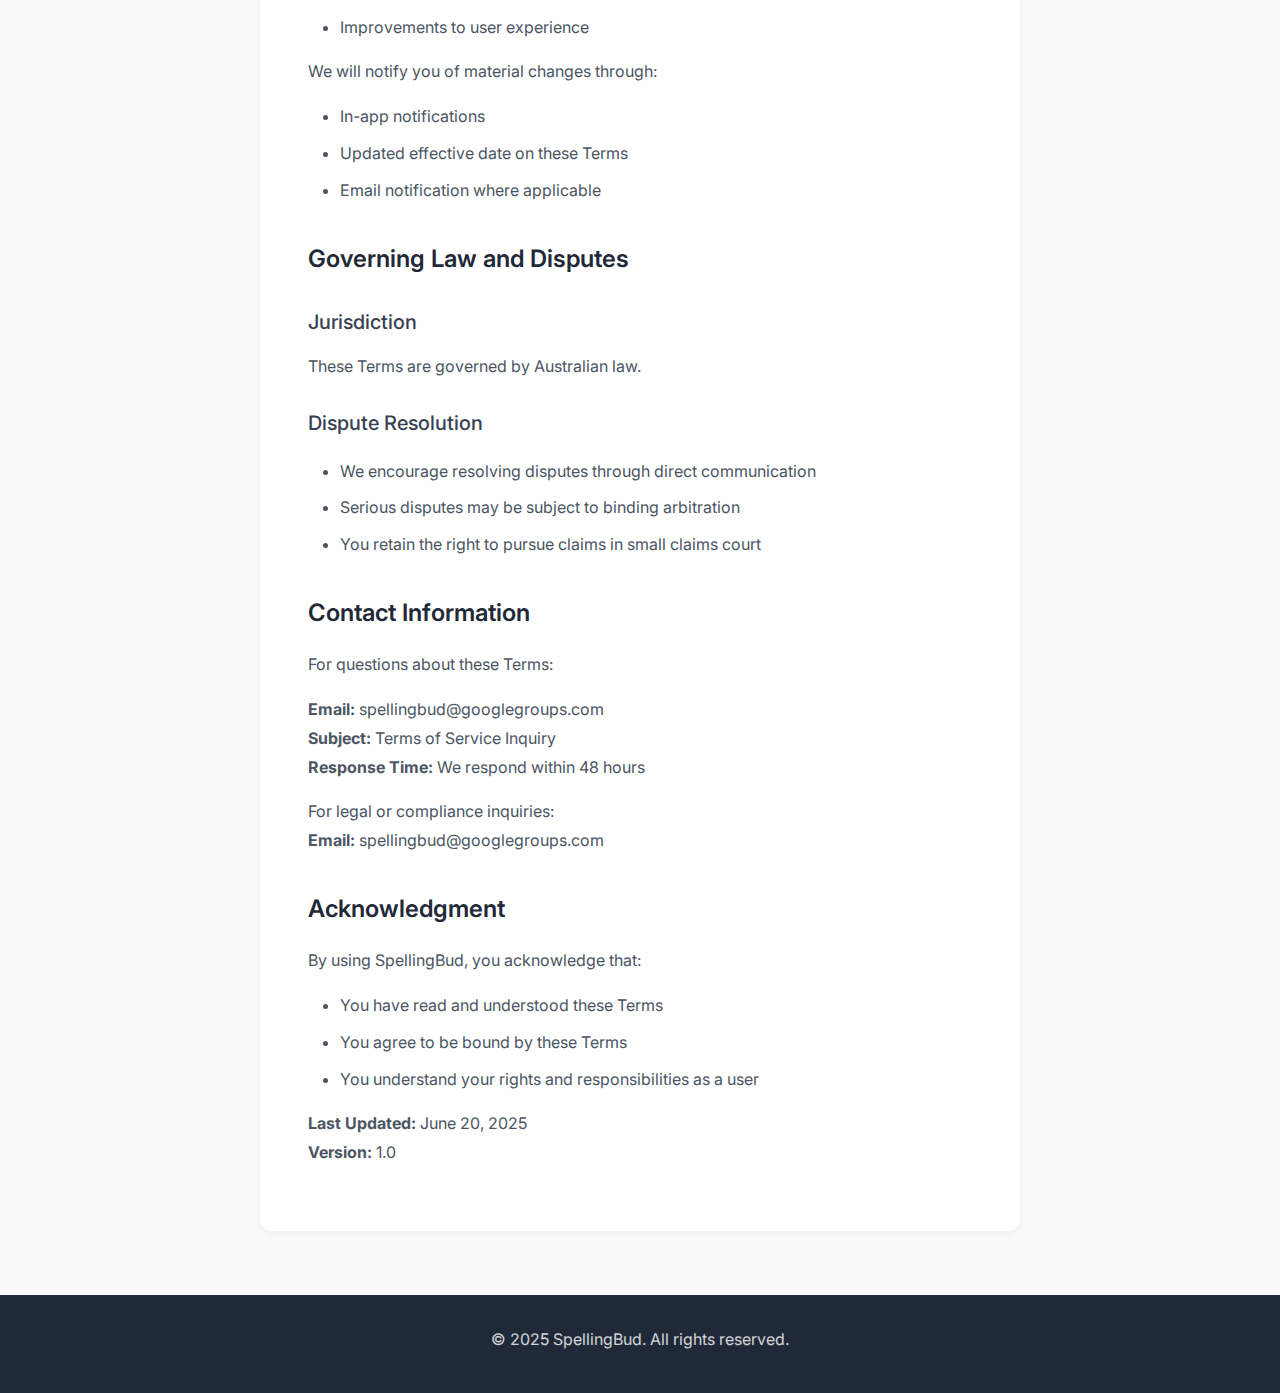
<file: documents/terms-of-service.html>
<!DOCTYPE html>
<html lang="en">
<head>
    <meta charset="UTF-8">
    <meta name="viewport" content="width=device-width, initial-scale=1.0">
    <title>Terms of Service - SpellingBud</title>
    <link rel="stylesheet" href="../styles/main.css">
    <link href="https://fonts.googleapis.com/css2?family=Inter:wght@300;400;500;600;700&display=swap" rel="stylesheet">
</head>
<body>
    <header class="header">
        <div class="container">
            <h1 class="logo">SpellingBud</h1>
            <nav class="nav">
                <ul class="nav-list">
                    <li><a href="../index.html" class="nav-link">Home</a></li>
                    <li><a href="../index.html#documents" class="nav-link">Legal Documents</a></li>
                </ul>
            </nav>
        </div>
    </header>

    <main class="document-page">
        <a href="../index.html" class="back-link">← Back to Documents</a>
        
        <div class="document-header">
            <h1>Terms of Service</h1>
            <div class="document-meta">
                <p>Effective Date: June 20, 2025</p>
                <p>Last Updated: June 20, 2025</p>
            </div>
        </div>

        <div class="document-content">
            <h2>Acceptance of Terms</h2>
            <p>By downloading, installing, or using the SpellingBud mobile application ("the App"), you agree to be bound by these Terms of Service ("Terms"). If you do not agree to these Terms, please do not use the App.</p>

            <h2>Description of Service</h2>
            <p>SpellingBud is an educational mobile application designed to help users improve their spelling skills through interactive practice, spaced repetition algorithms, and progress tracking.</p>

            <h3>App Features</h3>
            <ul>
                <li>Interactive spelling practice sessions</li>
                <li>Progress tracking and achievements</li>
                <li>Spaced repetition learning algorithm</li>
                <li>Import custom word lists (Premium)</li>
                <li>Data export capabilities (Premium)</li>
                <li>Ad-free experience (Premium)</li>
            </ul>

            <h2>Age Requirements and Parental Consent</h2>
            <h3>Users Under 13</h3>
            <ul>
                <li>Must have parental consent before using the App</li>
                <li>Parents are responsible for monitoring their child's use of the App</li>
                <li>We comply with the Children's Online Privacy Protection Act (COPPA)</li>
            </ul>

            <h3>Users 13 and Older</h3>
            <ul>
                <li>May use the App subject to these Terms</li>
                <li>Are responsible for their own account and usage</li>
            </ul>

            <h2>User Conduct</h2>
            <p>You agree to use the App only for educational purposes and not to:</p>
            <ul>
                <li>Upload or share inappropriate content</li>
                <li>Attempt to reverse engineer or modify the App</li>
                <li>Use the App in ways that could harm its functionality</li>
                <li>Share your premium subscription with others</li>
            </ul>

            <h2>Premium Subscriptions</h2>
            <h3>Subscription Terms</h3>
            <ul>
                <li>Premium subscriptions are processed through Google Play</li>
                <li>Subscriptions automatically renew unless cancelled</li>
                <li>You can manage subscriptions through your Google Play account</li>
                <li>Refunds are subject to Google Play's refund policy</li>
            </ul>

            <h3>Premium Features</h3>
            <ul>
                <li>Ad-free experience</li>
                <li>Unlimited practice sessions</li>
                <li>PDF import for custom word lists</li>
                <li>Data export capabilities</li>
                <li>Priority customer support</li>
                <li>Early access to new features</li>
            </ul>

            <h2>Intellectual Property</h2>
            <h3>App Content</h3>
            <ul>
                <li>The App and its content are protected by copyright and other intellectual property laws</li>
                <li>You may not copy, modify, or distribute the App or its content</li>
                <li>All spelling word lists and educational content remain our property</li>
            </ul>

            <h3>User Content</h3>
            <ul>
                <li>You retain ownership of any custom word lists you create</li>
                <li>You grant us permission to store your progress data locally on your device</li>
                <li>We do not claim ownership of your personal learning progress</li>
            </ul>

            <h2>Privacy and Data Protection</h2>
            <p>Your privacy is important to us. Please review our Privacy Policy, which explains:</p>
            <ul>
                <li>What information we collect</li>
                <li>How we use your information</li>
                <li>Your rights regarding your data</li>
                <li>Our compliance with children's privacy laws</li>
            </ul>

            <h2>Disclaimers</h2>
            <h3>Educational Use</h3>
            <ul>
                <li>The App is designed for educational purposes only</li>
                <li>We do not guarantee specific learning outcomes</li>
                <li>Results may vary based on individual usage and effort</li>
            </ul>

            <h3>Technical Performance</h3>
            <ul>
                <li>We strive to maintain App availability but cannot guarantee uninterrupted service</li>
                <li>We are not responsible for technical issues beyond our control</li>
                <li>Regular updates may be required for optimal performance</li>
            </ul>

            <h2>Limitation of Liability</h2>
            <p>To the fullest extent permitted by law:</p>
            <ul>
                <li>We are not liable for any indirect, incidental, or consequential damages</li>
                <li>Our total liability is limited to the amount you paid for premium subscriptions</li>
                <li>We are not responsible for data loss due to device issues or user error</li>
            </ul>

            <h2>Termination</h2>
            <h3>By You</h3>
            <ul>
                <li>You may stop using the App at any time</li>
                <li>Premium subscriptions can be cancelled through Google Play</li>
                <li>You may delete the App and all associated data</li>
            </ul>

            <h3>By Us</h3>
            <ul>
                <li>We may terminate access for violations of these Terms</li>
                <li>We may discontinue the App with reasonable notice</li>
                <li>Premium subscriptions will be refunded for unused periods if we terminate the service</li>
            </ul>

            <h2>Children's Terms (COPPA Compliance)</h2>
            <h3>For Parents/Guardians</h3>
            <ul>
                <li>You are responsible for your child's use of the App</li>
                <li>You may contact us to review, modify, or delete your child's information</li>
                <li>You can disable certain features if desired</li>
            </ul>

            <h3>For Children</h3>
            <ul>
                <li>You must have your parent's permission to use this App</li>
                <li>Do not share personal information while using the App</li>
                <li>Tell your parents if you encounter any problems</li>
            </ul>

            <h2>Updates to Terms</h2>
            <p>We may update these Terms to reflect:</p>
            <ul>
                <li>Changes in App features</li>
                <li>Legal or regulatory requirements</li>
                <li>Improvements to user experience</li>
            </ul>

            <p>We will notify you of material changes through:</p>
            <ul>
                <li>In-app notifications</li>
                <li>Updated effective date on these Terms</li>
                <li>Email notification where applicable</li>
            </ul>

            <h2>Governing Law and Disputes</h2>
            <h3>Jurisdiction</h3>
            <p>These Terms are governed by Australian law.</p>

            <h3>Dispute Resolution</h3>
            <ul>
                <li>We encourage resolving disputes through direct communication</li>
                <li>Serious disputes may be subject to binding arbitration</li>
                <li>You retain the right to pursue claims in small claims court</li>
            </ul>

            <h2>Contact Information</h2>
            <p>For questions about these Terms:</p>
            <p><strong>Email:</strong> spellingbud@googlegroups.com<br>
            <strong>Subject:</strong> Terms of Service Inquiry<br>
            <strong>Response Time:</strong> We respond within 48 hours</p>

            <p>For legal or compliance inquiries:<br>
            <strong>Email:</strong> spellingbud@googlegroups.com</p>

            <h2>Acknowledgment</h2>
            <p>By using SpellingBud, you acknowledge that:</p>
            <ul>
                <li>You have read and understood these Terms</li>
                <li>You agree to be bound by these Terms</li>
                <li>You understand your rights and responsibilities as a user</li>
            </ul>

            <p><strong>Last Updated:</strong> June 20, 2025<br>
            <strong>Version:</strong> 1.0</p>
        </div>
    </main>

    <footer class="footer">
        <div class="container">
            <p>&copy; 2025 SpellingBud. All rights reserved.</p>
        </div>
    </footer>

    <script src="../scripts/main.js"></script>
</body>
</html>
</file>
<file: styles/main.css>
/* Reset and Base Styles */
* {
    margin: 0;
    padding: 0;
    box-sizing: border-box;
}

body {
    font-family: 'Inter', -apple-system, BlinkMacSystemFont, 'Segoe UI', Roboto, sans-serif;
    line-height: 1.6;
    color: #333;
    background-color: #fafafa;
}

.container {
    max-width: 1200px;
    margin: 0 auto;
    padding: 0 20px;
}

/* Header */
.header {
    background: #fff;
    box-shadow: 0 2px 10px rgba(0, 0, 0, 0.1);
    position: sticky;
    top: 0;
    z-index: 100;
}

.header .container {
    display: flex;
    justify-content: space-between;
    align-items: center;
    padding: 1rem 20px;
}

.logo {
    font-size: 1.5rem;
    font-weight: 700;
    color: #2563eb;
}

.nav-list {
    display: flex;
    list-style: none;
    gap: 2rem;
}

.nav-link {
    text-decoration: none;
    color: #666;
    font-weight: 500;
    transition: color 0.3s ease;
}

.nav-link:hover,
.nav-link.active {
    color: #2563eb;
}

/* Hero Section */
.hero {
    background: linear-gradient(135deg, #667eea 0%, #764ba2 100%);
    color: white;
    padding: 4rem 0;
    text-align: center;
}

.hero-title {
    font-size: 3rem;
    font-weight: 700;
    margin-bottom: 1rem;
}

.hero-description {
    font-size: 1.2rem;
    opacity: 0.9;
    max-width: 600px;
    margin: 0 auto;
}

/* Documents Section */
.documents-section {
    padding: 4rem 0;
}

.section-title {
    font-size: 2.5rem;
    font-weight: 600;
    text-align: center;
    margin-bottom: 3rem;
    color: #1f2937;
}

.documents-grid {
    display: grid;
    grid-template-columns: repeat(auto-fit, minmax(300px, 1fr));
    gap: 2rem;
    margin-top: 2rem;
}

.document-card {
    background: white;
    border-radius: 12px;
    padding: 2rem;
    box-shadow: 0 4px 6px rgba(0, 0, 0, 0.05);
    transition: transform 0.3s ease, box-shadow 0.3s ease;
    border: 1px solid #e5e7eb;
}

.document-card:hover {
    transform: translateY(-4px);
    box-shadow: 0 8px 25px rgba(0, 0, 0, 0.1);
}

.document-title {
    font-size: 1.25rem;
    font-weight: 600;
    color: #1f2937;
    margin-bottom: 0.75rem;
}

.document-description {
    color: #6b7280;
    margin-bottom: 1.5rem;
    line-height: 1.6;
}

.document-link {
    display: inline-block;
    background: #2563eb;
    color: white;
    text-decoration: none;
    padding: 0.75rem 1.5rem;
    border-radius: 8px;
    font-weight: 500;
    transition: background-color 0.3s ease;
}

.document-link:hover {
    background: #1d4ed8;
}

/* Footer */
.footer {
    background: #1f2937;
    color: white;
    text-align: center;
    padding: 2rem 0;
    margin-top: 4rem;
}

.footer p {
    margin-bottom: 0.5rem;
    opacity: 0.8;
}

/* Document Page Styles */
.document-page {
    max-width: 800px;
    margin: 2rem auto;
    padding: 0 20px;
}

.document-header {
    text-align: center;
    margin-bottom: 3rem;
    padding-bottom: 2rem;
    border-bottom: 2px solid #e5e7eb;
}

.document-header h1 {
    font-size: 2.5rem;
    color: #1f2937;
    margin-bottom: 0.5rem;
}

.document-meta {
    color: #6b7280;
    font-size: 0.95rem;
}

.document-content {
    background: white;
    padding: 3rem;
    border-radius: 12px;
    box-shadow: 0 2px 8px rgba(0, 0, 0, 0.05);
    line-height: 1.8;
}

.document-content h2 {
    color: #1f2937;
    font-size: 1.5rem;
    margin: 2rem 0 1rem 0;
    font-weight: 600;
}

.document-content h3 {
    color: #374151;
    font-size: 1.25rem;
    margin: 1.5rem 0 0.75rem 0;
    font-weight: 500;
}

.document-content p {
    margin-bottom: 1rem;
    color: #4b5563;
}

.document-content ul,
.document-content ol {
    margin: 1rem 0 1rem 2rem;
    color: #4b5563;
}

.document-content li {
    margin-bottom: 0.5rem;
}

.back-link {
    display: inline-block;
    color: #2563eb;
    text-decoration: none;
    margin-bottom: 2rem;
    font-weight: 500;
}

.back-link:hover {
    text-decoration: underline;
}

/* Responsive Design */
@media (max-width: 768px) {
    .header .container {
        flex-direction: column;
        gap: 1rem;
    }
    
    .hero-title {
        font-size: 2rem;
    }
    
    .hero-description {
        font-size: 1rem;
    }
    
    .documents-grid {
        grid-template-columns: 1fr;
        gap: 1.5rem;
    }
    
    .document-content {
        padding: 2rem 1.5rem;
    }
    
    .document-page {
        padding: 0 15px;
    }
}

@media (max-width: 480px) {
    .hero {
        padding: 2rem 0;
    }
    
    .hero-title {
        font-size: 1.75rem;
    }
    
    .section-title {
        font-size: 2rem;
    }
    
    .document-content {
        padding: 1.5rem 1rem;
    }
}
</file>
